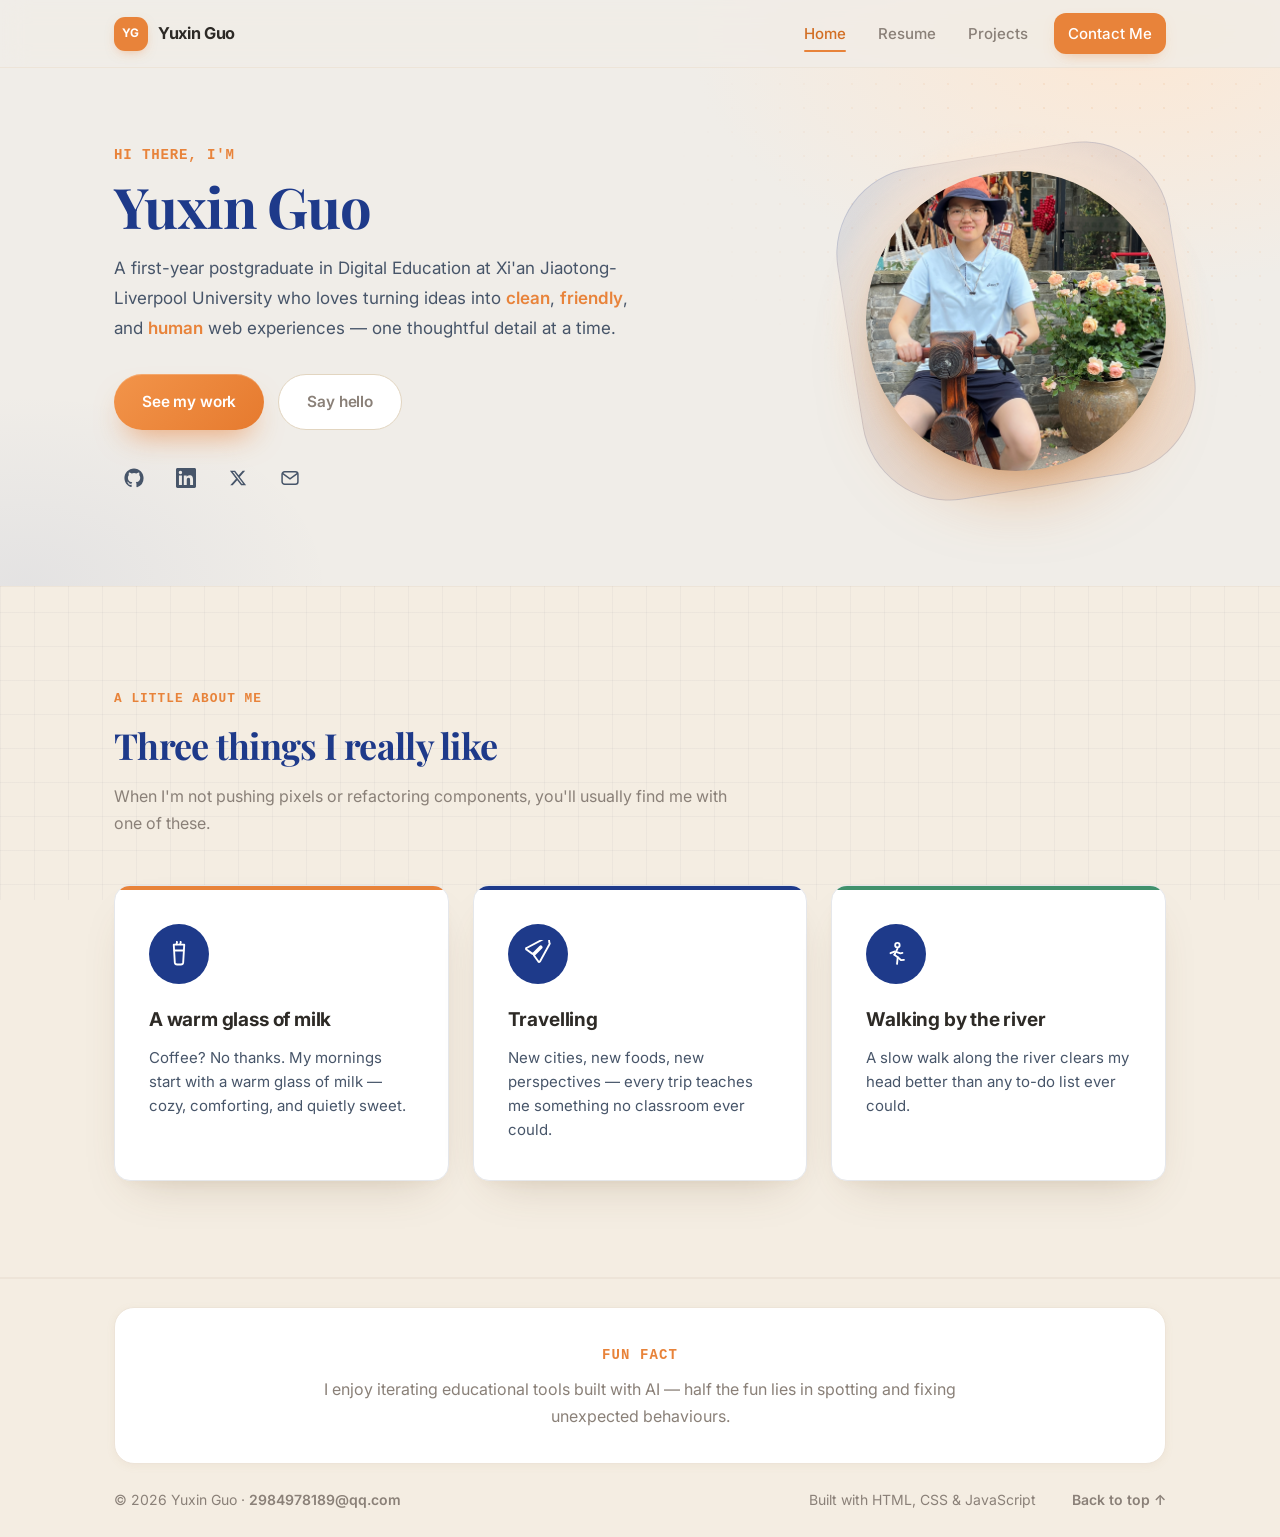
<file: index.html>
<!DOCTYPE html>
<html lang="en">
<head>
  <meta charset="UTF-8" />
  <meta name="viewport" content="width=device-width, initial-scale=1.0" />
  <title>Yuxin Guo — Frontend Developer</title>
  <meta name="description" content="Hi, I'm Yuxin Guo — a first-year postgraduate in Digital Education at XJTLU. Hometown Nanjing, studying in Suzhou, open to the world." />
  <meta name="author" content="Yuxin Guo" />

  <meta property="og:title" content="Yuxin Guo — Frontend Developer" />
  <meta property="og:description" content="Clean, friendly, and human web experiences." />
  <meta property="og:type" content="website" />

  <link rel="icon" href="data:image/svg+xml,%3Csvg xmlns='http://www.w3.org/2000/svg' viewBox='0 0 100 100'%3E%3Crect width='100' height='100' rx='24' fill='%23e07856'/%3E%3Ctext x='50' y='68' font-family='Arial,sans-serif' font-size='52' font-weight='bold' text-anchor='middle' fill='%23ffffff'%3EYG%3C/text%3E%3C/svg%3E" />
  <link rel="preconnect" href="https://fonts.googleapis.com" />
  <link rel="preconnect" href="https://fonts.gstatic.com" crossorigin />
  <link href="https://fonts.googleapis.com/css2?family=Inter:wght@400;500;600;700&family=Playfair+Display:wght@600;700;800&display=swap" rel="stylesheet" />
  <link rel="stylesheet" href="css/style.css" />
</head>
<body>

  <!-- ============ Header / Navigation ============ -->
  <header class="site-header" id="site-header">
    <div class="container nav-inner">
      <a href="index.html" class="logo" aria-label="Yuxin Guo — home">
        <span class="logo-mark" aria-hidden="true">YG</span>
        <span class="logo-text">Yuxin&nbsp;Guo</span>
      </a>

      <nav class="site-nav" id="site-nav" aria-label="Primary">
        <a href="index.html" class="nav-link is-active">Home</a>
        <a href="resume.html" class="nav-link">Resume</a>
        <a href="projects.html" class="nav-link">Projects</a>
        <a href="contact.html" class="nav-link nav-cta">Contact Me</a>
      </nav>

      <button class="nav-toggle" id="nav-toggle" aria-label="Toggle navigation menu" aria-expanded="false" aria-controls="site-nav">
        <span></span><span></span><span></span>
      </button>
    </div>
  </header>

  <main id="top">

    <!-- ============ Hero ============ -->
    <section class="home-hero">
      <div class="container home-hero-inner">
        <div class="hero-text">
          <p class="hero-eyebrow reveal">Hi there, I'm</p>
          <h1 class="hero-title reveal">Yuxin&nbsp;Guo</h1>
          <p class="hero-subtitle reveal">
            A first-year postgraduate in Digital Education at Xi'an Jiaotong-Liverpool University who
            loves turning ideas into <em>clean</em>, <em>friendly</em>, and <em>human</em> web experiences —
            one thoughtful detail at a time.
          </p>

          <div class="hero-actions reveal">
            <a href="projects.html" class="btn btn-primary">See my work</a>
            <a href="mailto:2984978189@qq.com" class="btn btn-ghost">Say hello</a>
          </div>

          <ul class="hero-socials reveal" aria-label="Social links">
            <li>
              <a href="https://github.com/" target="_blank" rel="noopener noreferrer" aria-label="GitHub">
                <svg viewBox="0 0 24 24" width="20" height="20" fill="currentColor" aria-hidden="true"><path d="M12 .5C5.65.5.5 5.65.5 12c0 5.08 3.29 9.39 7.86 10.91.58.11.79-.25.79-.55 0-.27-.01-1.17-.02-2.12-3.2.7-3.87-1.36-3.87-1.36-.52-1.33-1.28-1.68-1.28-1.68-1.05-.72.08-.7.08-.7 1.16.08 1.77 1.19 1.77 1.19 1.03 1.76 2.7 1.25 3.36.96.1-.75.4-1.25.73-1.54-2.55-.29-5.23-1.28-5.23-5.69 0-1.26.45-2.28 1.19-3.09-.12-.29-.52-1.46.11-3.05 0 0 .97-.31 3.18 1.18a11.1 11.1 0 0 1 5.8 0c2.2-1.49 3.17-1.18 3.17-1.18.63 1.59.23 2.76.12 3.05.74.81 1.18 1.83 1.18 3.09 0 4.42-2.69 5.39-5.25 5.68.41.36.78 1.06.78 2.14 0 1.55-.01 2.8-.01 3.18 0 .3.2.67.8.55A11.51 11.51 0 0 0 23.5 12C23.5 5.65 18.35.5 12 .5z"/></svg>
              </a>
            </li>
            <li>
              <a href="https://www.linkedin.com/" target="_blank" rel="noopener noreferrer" aria-label="LinkedIn">
                <svg viewBox="0 0 24 24" width="20" height="20" fill="currentColor" aria-hidden="true"><path d="M20.45 20.45h-3.56v-5.57c0-1.33-.02-3.04-1.85-3.04-1.85 0-2.14 1.45-2.14 2.94v5.67H9.34V9h3.42v1.56h.05c.48-.9 1.64-1.85 3.37-1.85 3.6 0 4.27 2.37 4.27 5.46v6.28zM5.34 7.43a2.07 2.07 0 1 1 0-4.14 2.07 2.07 0 0 1 0 4.14zM7.12 20.45H3.55V9h3.57v11.45zM22.22 0H1.77C.79 0 0 .77 0 1.73v20.54C0 23.23.79 24 1.77 24h20.45c.98 0 1.78-.77 1.78-1.73V1.73C24 .77 23.2 0 22.22 0z"/></svg>
              </a>
            </li>
            <li>
              <a href="https://x.com/" target="_blank" rel="noopener noreferrer" aria-label="X (Twitter)">
                <svg viewBox="0 0 24 24" width="18" height="18" fill="currentColor" aria-hidden="true"><path d="M18.24 2.25h3.31l-7.23 8.26 8.5 11.24h-6.66l-5.22-6.82-5.97 6.82H1.66l7.73-8.84L1.25 2.25h6.83l4.72 6.24 5.44-6.24zm-1.16 17.52h1.83L7.01 4.13H5.05l12.03 15.64z"/></svg>
              </a>
            </li>
            <li>
              <a href="mailto:2984978189@qq.com" aria-label="Email">
                <svg viewBox="0 0 24 24" width="20" height="20" fill="none" stroke="currentColor" stroke-width="1.8" aria-hidden="true"><rect x="2.5" y="4.5" width="19" height="15" rx="3"/><path d="m3 6.5 9 6.5 9-6.5"/></svg>
              </a>
            </li>
          </ul>
        </div>

        <div class="hero-visual reveal">
          <span class="hero-shape" aria-hidden="true"></span>
          <span class="hero-blob" aria-hidden="true"></span>
          <img
            class="headshot"
            src="images/headshot.jpg"
            alt="Portrait of Yuxin Guo"
            width="300"
            height="300"
            loading="eager"
          />
        </div>
      </div>
    </section>

    <!-- ============ Three things I like ============ -->
    <section class="section section-alt" id="likes">
      <div class="container">
        <header class="section-head reveal">
          <span class="eyebrow">A little about me</span>
          <h2>Three things I really like</h2>
          <p>When I'm not pushing pixels or refactoring components, you'll usually find me with one of these.</p>
        </header>

        <div class="likes-grid">
          <article class="like-card reveal">
            <div class="like-icon" aria-hidden="true">
              <svg viewBox="0 0 24 24" fill="none" stroke="currentColor" stroke-width="1.6" stroke-linecap="round" stroke-linejoin="round">
                <path d="M7.5 4h9l-.9 15.2a2 2 0 0 1-2 1.8h-3.2a2 2 0 0 1-2-1.8L7.5 4Z" />
                <path d="M8.2 9h7.6" />
                <path d="M10.2 1.6c.5.7-.6 1.1-.2 2" />
                <path d="M13.4 1.6c.5.7-.6 1.1-.2 2" />
              </svg>
            </div>
            <h3>A warm glass of milk</h3>
            <p>Coffee? No thanks. My mornings start with a warm glass of milk — cozy, comforting, and quietly sweet.</p>
          </article>

          <article class="like-card reveal">
            <div class="like-icon" aria-hidden="true">
              <svg viewBox="0 0 24 24" fill="none" stroke="currentColor" stroke-width="1.6" stroke-linecap="round" stroke-linejoin="round">
                <path d="M21.7 2.3a.75.75 0 0 1 .23 1.07l-8.25 15a.75.75 0 0 1-1.37.07l-3.72-5.22a.2.2 0 0 1 .03-.28l6.24-6.23a.75.75 0 0 0-1.04-1.08l-6.23 6.24a.2.2 0 0 1-.28.02L2.1 8.2a.75.75 0 0 1 .07-1.37l18-9.5a.75.75 0 0 1 1.06.24Z" />
              </svg>
            </div>
            <h3>Travelling</h3>
            <p>New cities, new foods, new perspectives — every trip teaches me something no classroom ever could.</p>
          </article>

          <article class="like-card reveal">
            <div class="like-icon" aria-hidden="true">
              <svg viewBox="0 0 24 24" fill="none" stroke="currentColor" stroke-width="1.6" stroke-linecap="round" stroke-linejoin="round">
                <circle cx="13.2" cy="4.4" r="1.9" />
                <path d="M13.2 7.6 10.6 12.6" />
                <path d="m10.6 9.9-3.3 1.4" />
                <path d="m12.7 10.3 3.1 1.1 1.7-.3" />
                <path d="m10.6 12.6 2.9 2.1-.6 5.8" />
                <path d="m13.5 14.7 2.9 2.6 2.4-.3" />
              </svg>
            </div>
            <h3>Walking by the river</h3>
            <p>A slow walk along the river clears my head better than any to-do list ever could.</p>
          </article>
        </div>
      </div>
    </section>
  </main>

  <!-- ============ Footer ============ -->
  <footer class="site-footer">
    <div class="container">
      <div class="fun-fact reveal">
        <span class="ff-label">Fun fact</span>
        <p>I enjoy iterating educational tools built with AI — half the fun lies in spotting and fixing unexpected behaviours.</p>
      </div>
      <div class="footer-inner">
        <p>© <span id="year">2026</span> Yuxin Guo · <a class="footer-email" href="mailto:2984978189@qq.com">2984978189@qq.com</a></p>
        <p class="footer-note">Built with HTML, CSS &amp; JavaScript</p>
        <a href="#top" class="to-top">Back to top ↑</a>
      </div>
    </div>
  </footer>

  <script src="js/main.js" defer></script>
</body>
</html>
</file>
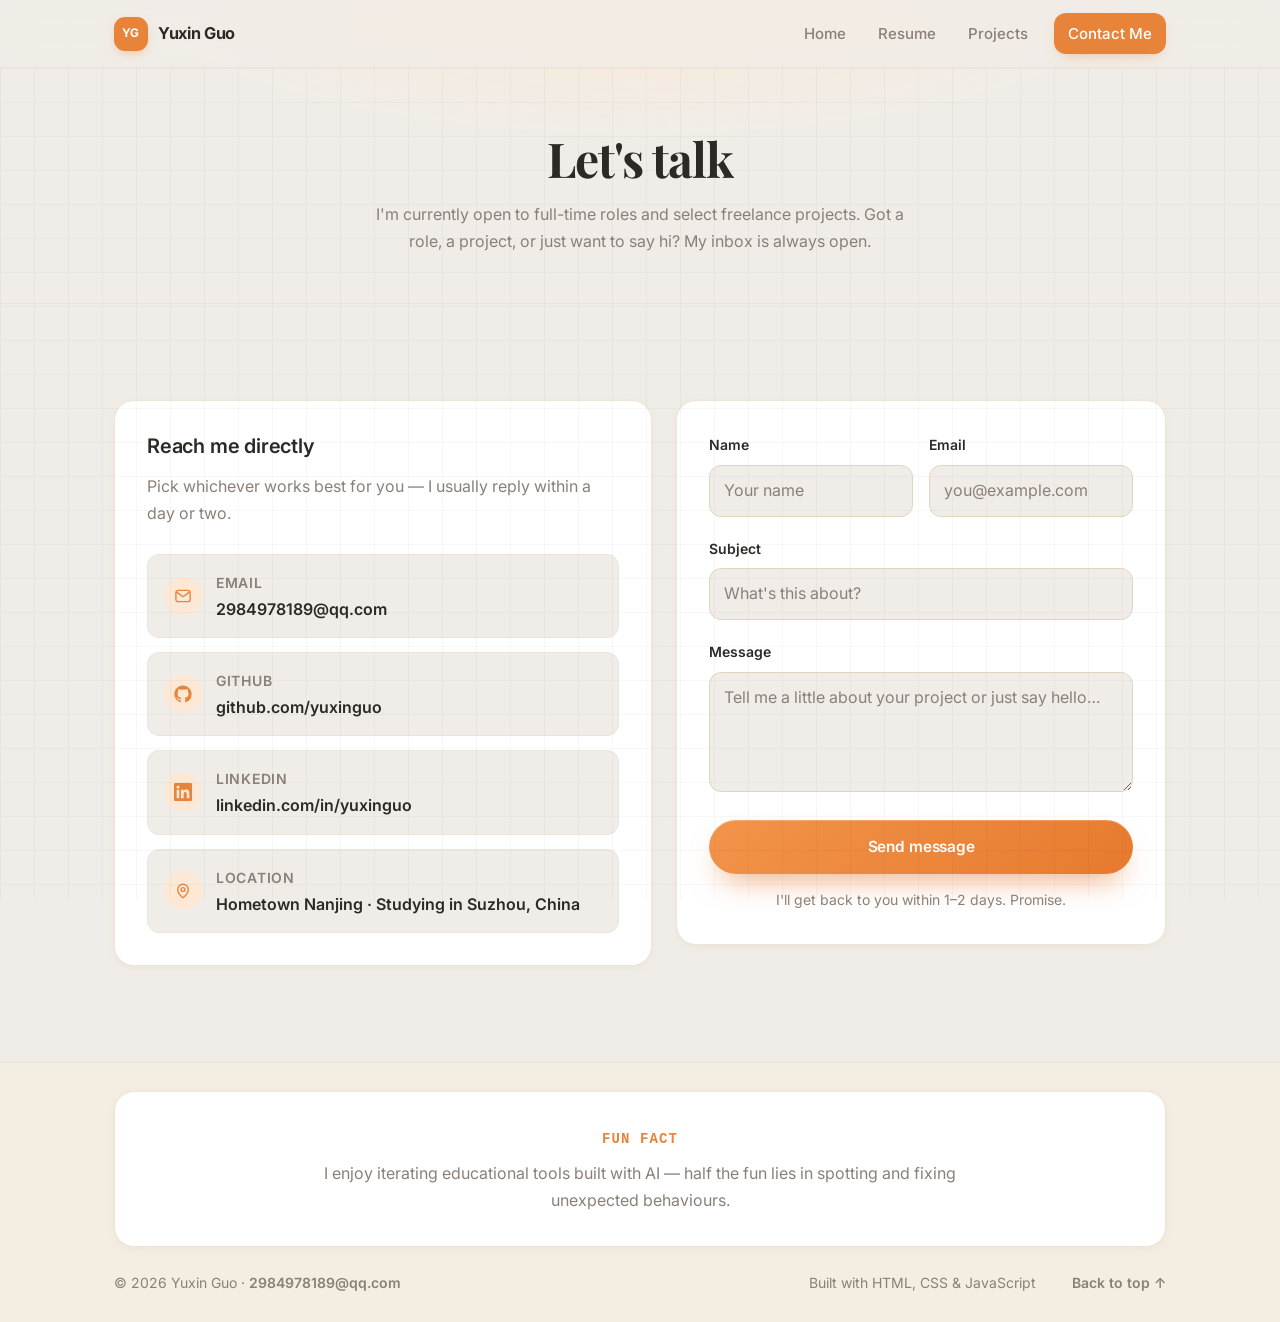
<file: contact.html>
<!DOCTYPE html>
<html lang="en">
<head>
  <meta charset="UTF-8" />
  <meta name="viewport" content="width=device-width, initial-scale=1.0" />
  <title>Contact Me — Yuxin Guo</title>
  <meta name="description" content="Get in touch with Yuxin Guo — open to full-time roles, freelance projects, and friendly hellos." />
  <meta name="author" content="Yuxin Guo" />

  <link rel="icon" href="data:image/svg+xml,%3Csvg xmlns='http://www.w3.org/2000/svg' viewBox='0 0 100 100'%3E%3Crect width='100' height='100' rx='24' fill='%23e07856'/%3E%3Ctext x='50' y='68' font-family='Arial,sans-serif' font-size='52' font-weight='bold' text-anchor='middle' fill='%23ffffff'%3EYG%3C/text%3E%3C/svg%3E" />
  <link rel="preconnect" href="https://fonts.googleapis.com" />
  <link rel="preconnect" href="https://fonts.gstatic.com" crossorigin />
  <link href="https://fonts.googleapis.com/css2?family=Inter:wght@400;500;600;700&family=Playfair+Display:wght@600;700;800&display=swap" rel="stylesheet" />
  <link rel="stylesheet" href="css/style.css" />
</head>
<body>

  <!-- ============ Header / Navigation ============ -->
  <header class="site-header" id="site-header">
    <div class="container nav-inner">
      <a href="index.html" class="logo" aria-label="Yuxin Guo — home">
        <span class="logo-mark" aria-hidden="true">YG</span>
        <span class="logo-text">Yuxin&nbsp;Guo</span>
      </a>

      <nav class="site-nav" id="site-nav" aria-label="Primary">
        <a href="index.html" class="nav-link">Home</a>
        <a href="resume.html" class="nav-link">Resume</a>
        <a href="projects.html" class="nav-link">Projects</a>
        <a href="contact.html" class="nav-link nav-cta is-active">Contact Me</a>
      </nav>

      <button class="nav-toggle" id="nav-toggle" aria-label="Toggle navigation menu" aria-expanded="false" aria-controls="site-nav">
        <span></span><span></span><span></span>
      </button>
    </div>
  </header>

  <main id="top">

    <!-- ============ Page hero ============ -->
    <section class="page-hero">
      <div class="container">
        <h1>Let's talk</h1>
        <p>I'm currently open to full-time roles and select freelance projects. Got a role, a project, or just want to say hi? My inbox is always open.</p>
      </div>
    </section>

    <!-- ============ Contact ============ -->
    <section class="section" id="contact">
      <div class="container contact-grid">

        <!-- Left: direct channels -->
        <div class="contact-card reveal">
          <h2>Reach me directly</h2>
          <p>Pick whichever works best for you — I usually reply within a day or two.</p>

          <ul class="contact-list">
            <li>
              <span class="ic" aria-hidden="true">
                <svg viewBox="0 0 24 24" width="18" height="18" fill="none" stroke="currentColor" stroke-width="1.8"><rect x="2.5" y="4.5" width="19" height="15" rx="3"/><path d="m3 6.5 9 6.5 9-6.5"/></svg>
              </span>
              <span>
                <span class="lbl">Email</span><br />
                <a class="val" href="mailto:2984978189@qq.com">2984978189@qq.com</a>
              </span>
            </li>
            <li>
              <span class="ic" aria-hidden="true">
                <svg viewBox="0 0 24 24" width="18" height="18" fill="currentColor"><path d="M12 .5C5.65.5.5 5.65.5 12c0 5.08 3.29 9.39 7.86 10.91.58.11.79-.25.79-.55 0-.27-.01-1.17-.02-2.12-3.2.7-3.87-1.36-3.87-1.36-.52-1.33-1.28-1.68-1.28-1.68-1.05-.72.08-.7.08-.7 1.16.08 1.77 1.19 1.77 1.19 1.03 1.76 2.7 1.25 3.36.96.1-.75.4-1.25.73-1.54-2.55-.29-5.23-1.28-5.23-5.69 0-1.26.45-2.28 1.19-3.09-.12-.29-.52-1.46.11-3.05 0 0 .97-.31 3.18 1.18a11.1 11.1 0 0 1 5.8 0c2.2-1.49 3.17-1.18 3.17-1.18.63 1.59.23 2.76.12 3.05.74.81 1.18 1.83 1.18 3.09 0 4.42-2.69 5.39-5.25 5.68.41.36.78 1.06.78 2.14 0 1.55-.01 2.8-.01 3.18 0 .3.2.67.8.55A11.51 11.51 0 0 0 23.5 12C23.5 5.65 18.35.5 12 .5z"/></svg>
              </span>
              <span>
                <span class="lbl">GitHub</span><br />
                <a class="val" href="https://github.com/" target="_blank" rel="noopener noreferrer">github.com/yuxinguo</a>
              </span>
            </li>
            <li>
              <span class="ic" aria-hidden="true">
                <svg viewBox="0 0 24 24" width="18" height="18" fill="currentColor"><path d="M20.45 20.45h-3.56v-5.57c0-1.33-.02-3.04-1.85-3.04-1.85 0-2.14 1.45-2.14 2.94v5.67H9.34V9h3.42v1.56h.05c.48-.9 1.64-1.85 3.37-1.85 3.6 0 4.27 2.37 4.27 5.46v6.28zM5.34 7.43a2.07 2.07 0 1 1 0-4.14 2.07 2.07 0 0 1 0 4.14zM7.12 20.45H3.55V9h3.57v11.45zM22.22 0H1.77C.79 0 0 .77 0 1.73v20.54C0 23.23.79 24 1.77 24h20.45c.98 0 1.78-.77 1.78-1.73V1.73C24 .77 23.2 0 22.22 0z"/></svg>
              </span>
              <span>
                <span class="lbl">LinkedIn</span><br />
                <a class="val" href="https://www.linkedin.com/" target="_blank" rel="noopener noreferrer">linkedin.com/in/yuxinguo</a>
              </span>
            </li>
            <li>
              <span class="ic" aria-hidden="true">
                <svg viewBox="0 0 24 24" width="18" height="18" fill="none" stroke="currentColor" stroke-width="1.8"><path d="M12 21s-7-5.2-7-11a7 7 0 1 1 14 0c0 5.8-7 11-7 11z"/><circle cx="12" cy="10" r="2.5"/></svg>
              </span>
              <span>
                <span class="lbl">Location</span><br />
                <span class="val">Hometown Nanjing · Studying in Suzhou, China</span>
              </span>
            </li>
          </ul>
        </div>

        <!-- Right: contact form -->
        <form class="form-card reveal" id="contact-form" novalidate>
          <div class="form-row">
            <div class="form-group">
              <label for="name">Name</label>
              <input class="form-control" type="text" id="name" name="name" placeholder="Your name" required />
            </div>
            <div class="form-group">
              <label for="email">Email</label>
              <input class="form-control" type="email" id="email" name="email" placeholder="you@example.com" required />
            </div>
          </div>
          <div class="form-group">
            <label for="subject">Subject</label>
            <input class="form-control" type="text" id="subject" name="subject" placeholder="What's this about?" />
          </div>
          <div class="form-group">
            <label for="message">Message</label>
            <textarea class="form-control" id="message" name="message" placeholder="Tell me a little about your project or just say hello…" required></textarea>
          </div>
          <button type="submit" class="btn btn-primary" style="width:100%;">Send message</button>
          <p class="form-note" id="form-note">I'll get back to you within 1–2 days. Promise.</p>
        </form>
      </div>
    </section>
  </main>

  <!-- ============ Footer ============ -->
  <footer class="site-footer">
    <div class="container">
      <div class="fun-fact reveal">
        <span class="ff-label">Fun fact</span>
        <p>I enjoy iterating educational tools built with AI — half the fun lies in spotting and fixing unexpected behaviours.</p>
      </div>
      <div class="footer-inner">
        <p>© <span id="year">2026</span> Yuxin Guo · <a class="footer-email" href="mailto:2984978189@qq.com">2984978189@qq.com</a></p>
        <p class="footer-note">Built with HTML, CSS &amp; JavaScript</p>
        <a href="#top" class="to-top">Back to top ↑</a>
      </div>
    </div>
  </footer>

  <script src="js/main.js" defer></script>
</body>
</html>
</file>
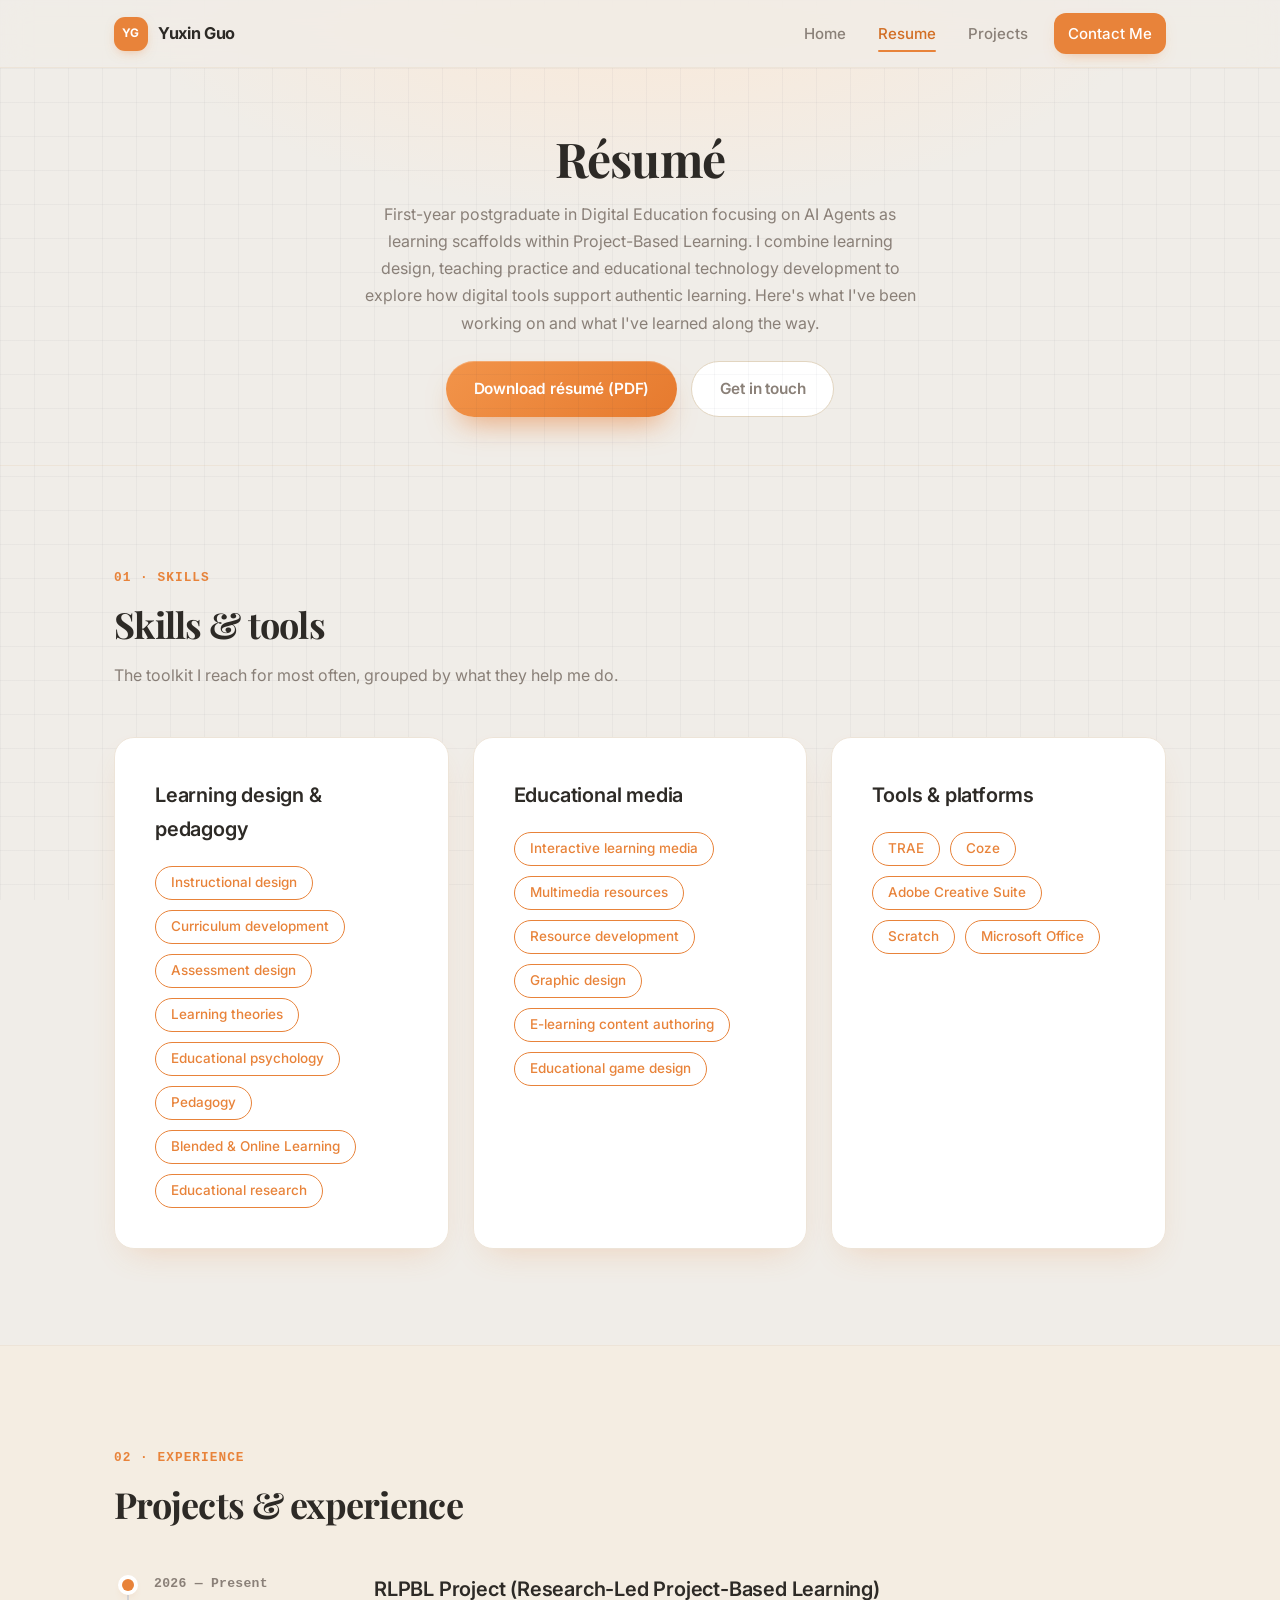
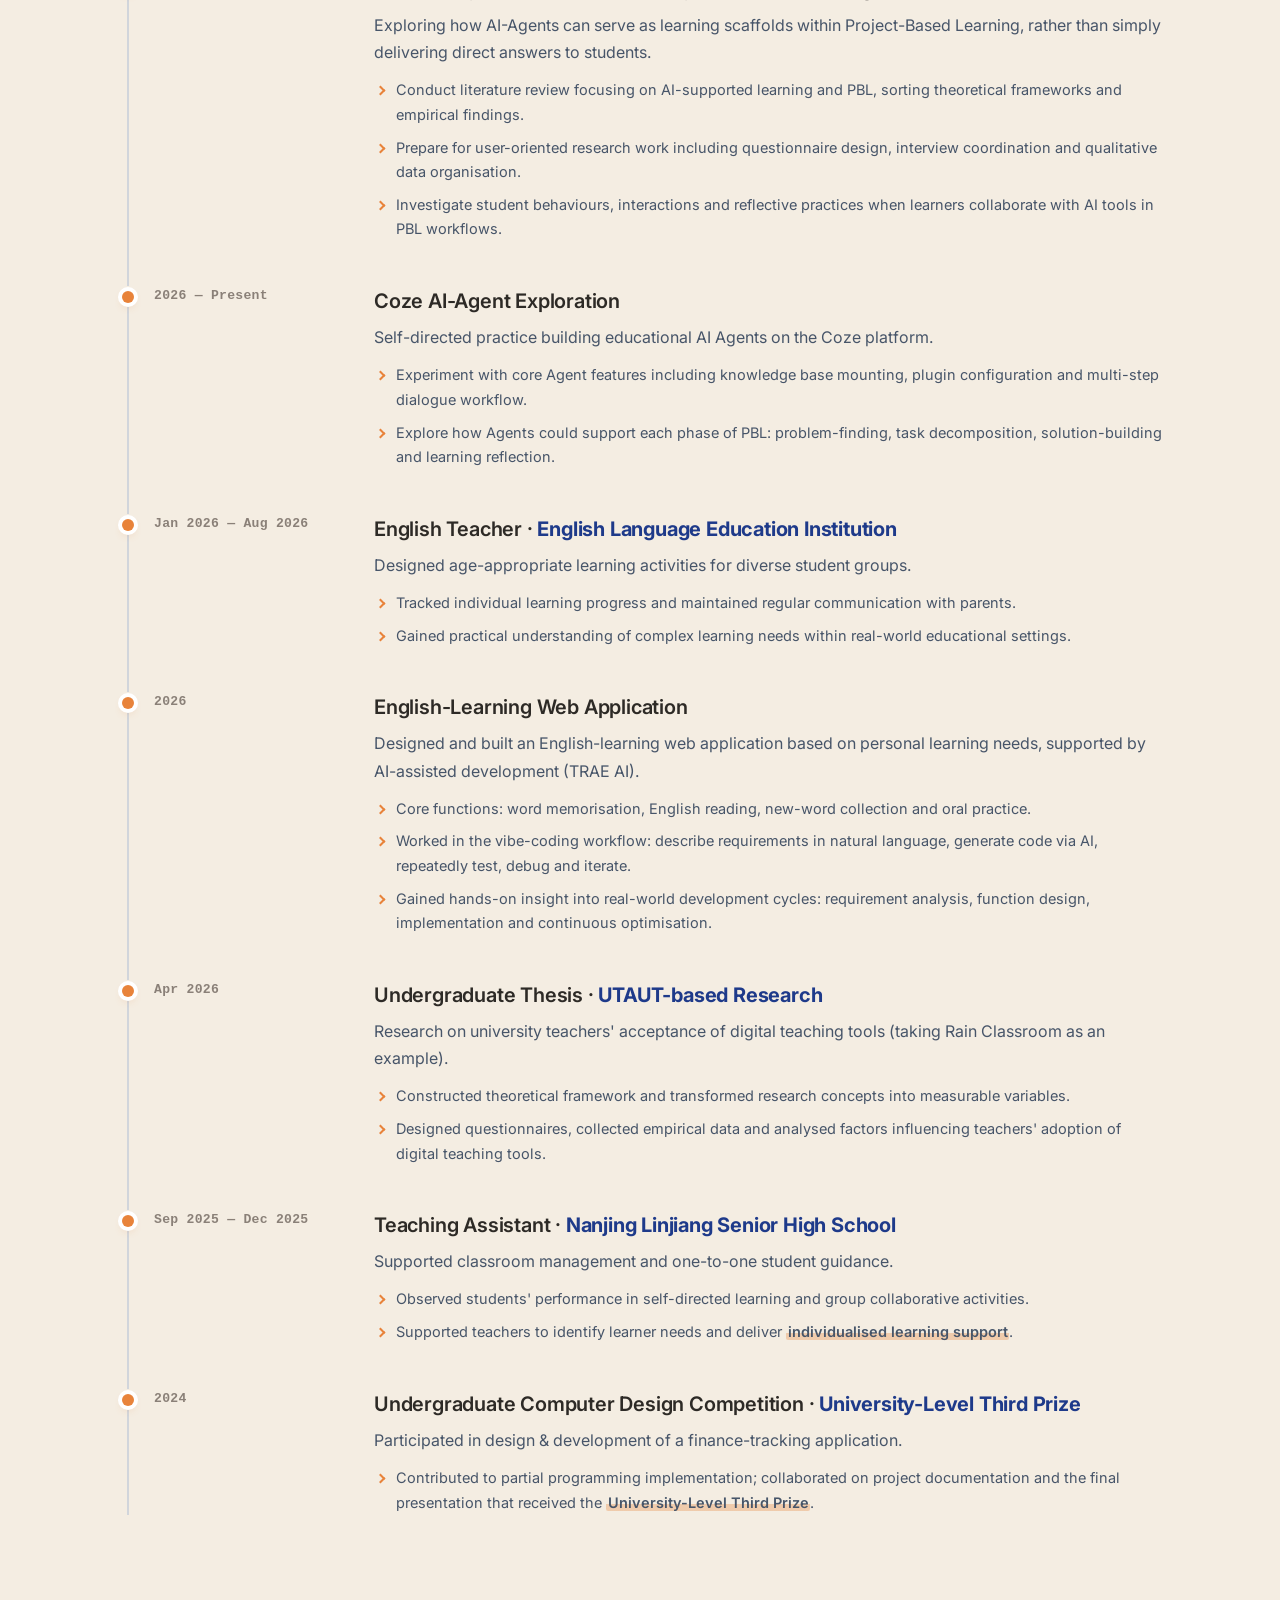
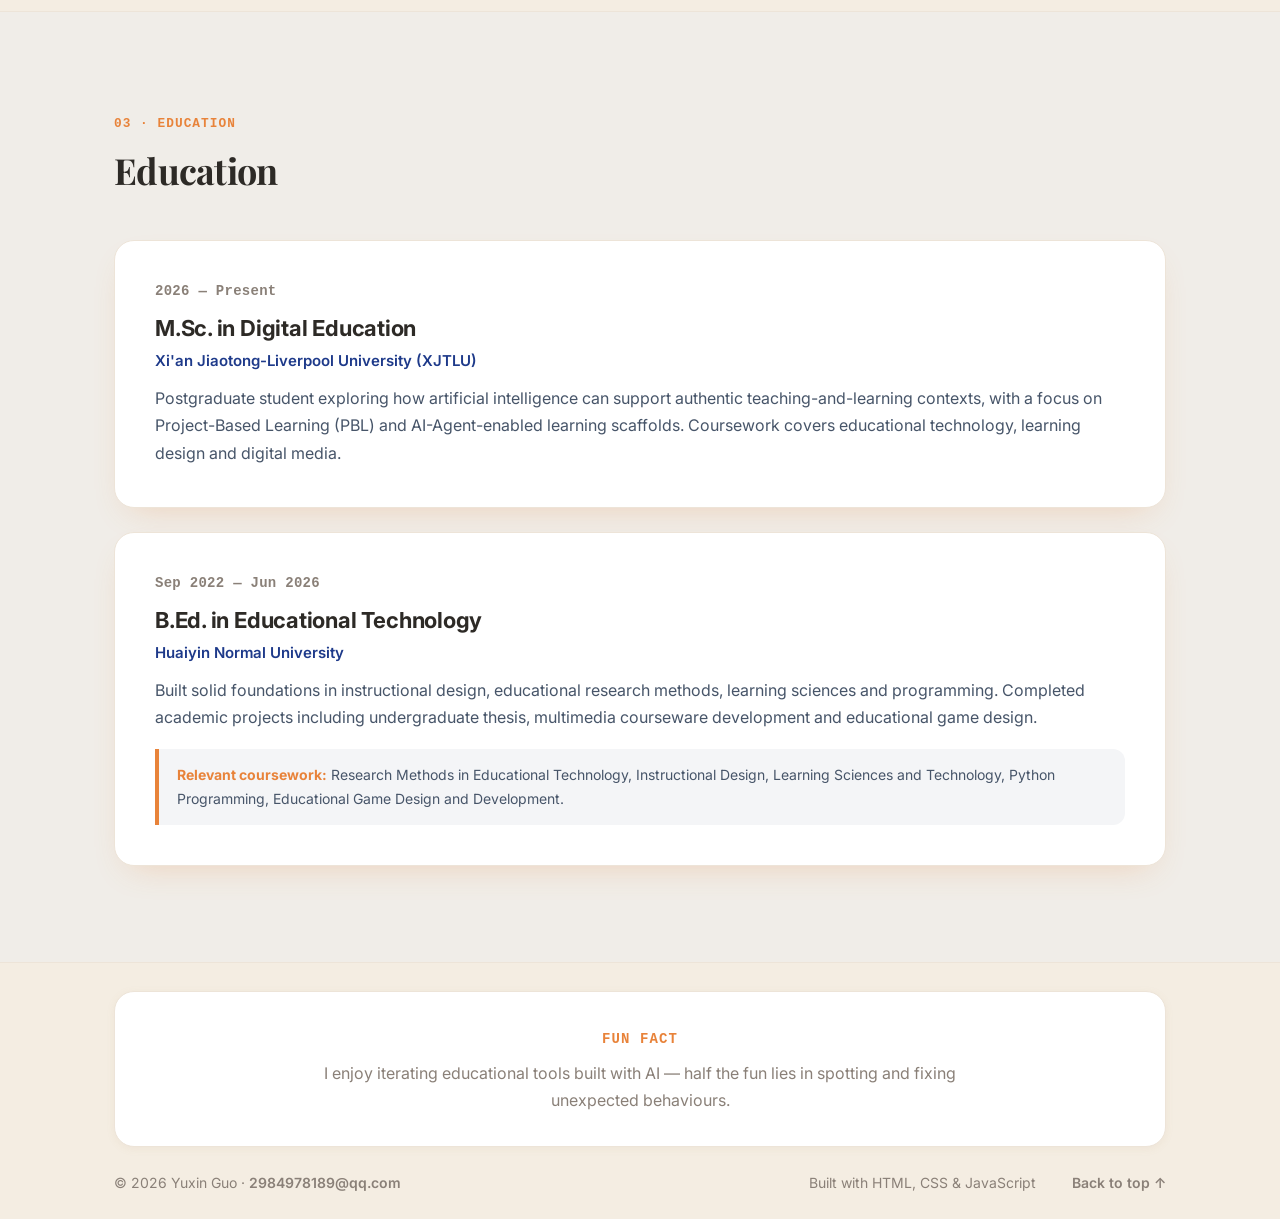
<file: resume.html>
<!DOCTYPE html>
<html lang="en">
<head>
  <meta charset="UTF-8" />
  <meta name="viewport" content="width=device-width, initial-scale=1.0" />
  <title>Resume — Yuxin Guo</title>
  <meta name="description" content="The resume of Yuxin Guo — first-year postgraduate in Digital Education exploring how technology can shape learning and teaching." />
  <meta name="author" content="Yuxin Guo" />

  <link rel="icon" href="data:image/svg+xml,%3Csvg xmlns='http://www.w3.org/2000/svg' viewBox='0 0 100 100'%3E%3Crect width='100' height='100' rx='24' fill='%23e07856'/%3E%3Ctext x='50' y='68' font-family='Arial,sans-serif' font-size='52' font-weight='bold' text-anchor='middle' fill='%23ffffff'%3EYG%3C/text%3E%3C/svg%3E" />
  <link rel="preconnect" href="https://fonts.googleapis.com" />
  <link rel="preconnect" href="https://fonts.gstatic.com" crossorigin />
  <link href="https://fonts.googleapis.com/css2?family=Inter:wght@400;500;600;700&family=Playfair+Display:wght@600;700;800&display=swap" rel="stylesheet" />
  <link rel="stylesheet" href="css/style.css" />
</head>
<body>

  <!-- ============ Header / Navigation ============ -->
  <header class="site-header" id="site-header">
    <div class="container nav-inner">
      <a href="index.html" class="logo" aria-label="Yuxin Guo — home">
        <span class="logo-mark" aria-hidden="true">YG</span>
        <span class="logo-text">Yuxin&nbsp;Guo</span>
      </a>

      <nav class="site-nav" id="site-nav" aria-label="Primary">
        <a href="index.html" class="nav-link">Home</a>
        <a href="resume.html" class="nav-link is-active">Resume</a>
        <a href="projects.html" class="nav-link">Projects</a>
        <a href="contact.html" class="nav-link nav-cta">Contact Me</a>
      </nav>

      <button class="nav-toggle" id="nav-toggle" aria-label="Toggle navigation menu" aria-expanded="false" aria-controls="site-nav">
        <span></span><span></span><span></span>
      </button>
    </div>
  </header>

  <main id="top">

    <!-- ============ Page hero ============ -->
    <section class="page-hero">
      <div class="container">
        <h1>Résumé</h1>
        <p>First-year postgraduate in Digital Education focusing on AI Agents as learning scaffolds within Project-Based Learning. I combine learning design, teaching practice and educational technology development to explore how digital tools support authentic learning. Here's what I've been working on and what I've learned along the way.</p>
        <div class="hero-actions" style="justify-content:center;margin-top:24px;">
          <a href="#" id="resume-print-btn" class="btn btn-primary">Download résumé (PDF)</a>
          <a href="mailto:2984978189@qq.com" class="btn btn-ghost">Get in touch</a>
        </div>
      </div>
    </section>

    <!-- ============ Skills ============ -->
    <section class="section" id="skills">
      <div class="container">
        <header class="section-head reveal">
          <span class="eyebrow">01 · Skills</span>
          <h2>Skills &amp; tools</h2>
          <p>The toolkit I reach for most often, grouped by what they help me do.</p>
        </header>

        <div class="skills-grid">
          <article class="skill-card reveal">
            <h3>Learning design &amp; pedagogy</h3>
            <ul class="tag-list">
              <li>Instructional design</li><li>Curriculum development</li><li>Assessment design</li><li>Learning theories</li><li>Educational psychology</li>
              <li>Pedagogy</li><li>Blended &amp; Online Learning</li><li>Educational research</li>
            </ul>
          </article>
          <article class="skill-card reveal">
            <h3>Educational media</h3>
            <ul class="tag-list">
              <li>Interactive learning media</li><li>Multimedia resources</li><li>Resource development</li><li>Graphic design</li>
              <li>E-learning content authoring</li><li>Educational game design</li>
            </ul>
          </article>
          <article class="skill-card reveal">
            <h3>Tools &amp; platforms</h3>
            <ul class="tag-list">
              <li>TRAE</li><li>Coze</li><li>Adobe Creative Suite</li><li>Scratch</li><li>Microsoft Office</li>
            </ul>
          </article>
        </div>
      </div>
    </section>

    <!-- ============ Experience ============ -->
    <section class="section section-alt" id="experience">
      <div class="container">
        <header class="section-head reveal">
          <span class="eyebrow">02 · Experience</span>
          <h2>Projects &amp; experience</h2>
        </header>

        <ol class="timeline">
          <li class="timeline-item reveal">
            <div class="timeline-meta">
              <span class="timeline-period">2026 — Present</span>
            </div>
            <div class="timeline-body">
              <h3>RLPBL Project (Research-Led Project-Based Learning)</h3>
              <p>Exploring how AI-Agents can serve as learning scaffolds within Project-Based Learning, rather than simply delivering direct answers to students.</p>
              <ul>
                <li>Conduct literature review focusing on AI-supported learning and PBL, sorting theoretical frameworks and empirical findings.</li>
                <li>Prepare for user-oriented research work including questionnaire design, interview coordination and qualitative data organisation.</li>
                <li>Investigate student behaviours, interactions and reflective practices when learners collaborate with AI tools in PBL workflows.</li>
              </ul>
            </div>
          </li>

          <li class="timeline-item reveal">
            <div class="timeline-meta">
              <span class="timeline-period">2026 — Present</span>
            </div>
            <div class="timeline-body">
              <h3>Coze AI-Agent Exploration</h3>
              <p>Self-directed practice building educational AI Agents on the Coze platform.</p>
              <ul>
                <li>Experiment with core Agent features including knowledge base mounting, plugin configuration and multi-step dialogue workflow.</li>
                <li>Explore how Agents could support each phase of PBL: problem-finding, task decomposition, solution-building and learning reflection.</li>
              </ul>
            </div>
          </li>

          <li class="timeline-item reveal">
            <div class="timeline-meta">
              <span class="timeline-period">Jan 2026 — Aug 2026</span>
            </div>
            <div class="timeline-body">
              <h3>English Teacher · <span class="company">English Language Education Institution</span></h3>
              <p>Designed age-appropriate learning activities for diverse student groups.</p>
              <ul>
                <li>Tracked individual learning progress and maintained regular communication with parents.</li>
                <li>Gained practical understanding of complex learning needs within real-world educational settings.</li>
              </ul>
            </div>
          </li>

          <li class="timeline-item reveal">
            <div class="timeline-meta">
              <span class="timeline-period">2026</span>
            </div>
            <div class="timeline-body">
              <h3>English-Learning Web Application</h3>
              <p>Designed and built an English-learning web application based on personal learning needs, supported by AI-assisted development (TRAE AI).</p>
              <ul>
                <li>Core functions: word memorisation, English reading, new-word collection and oral practice.</li>
                <li>Worked in the vibe-coding workflow: describe requirements in natural language, generate code via AI, repeatedly test, debug and iterate.</li>
                <li>Gained hands-on insight into real-world development cycles: requirement analysis, function design, implementation and continuous optimisation.</li>
              </ul>
            </div>
          </li>

          <li class="timeline-item reveal">
            <div class="timeline-meta">
              <span class="timeline-period">Apr 2026</span>
            </div>
            <div class="timeline-body">
              <h3>Undergraduate Thesis · <span class="company">UTAUT-based Research</span></h3>
              <p>Research on university teachers' acceptance of digital teaching tools (taking Rain Classroom as an example).</p>
              <ul>
                <li>Constructed theoretical framework and transformed research concepts into measurable variables.</li>
                <li>Designed questionnaires, collected empirical data and analysed factors influencing teachers' adoption of digital teaching tools.</li>
              </ul>
            </div>
          </li>

          <li class="timeline-item reveal">
            <div class="timeline-meta">
              <span class="timeline-period">Sep 2025 — Dec 2025</span>
            </div>
            <div class="timeline-body">
              <h3>Teaching Assistant · <span class="company">Nanjing Linjiang Senior High School</span></h3>
              <p>Supported classroom management and one-to-one student guidance.</p>
              <ul>
                <li>Observed students' performance in self-directed learning and group collaborative activities.</li>
                <li>Supported teachers to identify learner needs and deliver <mark class="marker">individualised learning support</mark>.</li>
              </ul>
            </div>
          </li>

          <li class="timeline-item reveal">
            <div class="timeline-meta">
              <span class="timeline-period">2024</span>
            </div>
            <div class="timeline-body">
              <h3>Undergraduate Computer Design Competition · <span class="company">University-Level Third Prize</span></h3>
              <p>Participated in design &amp; development of a finance-tracking application.</p>
              <ul>
                <li>Contributed to partial programming implementation; collaborated on project documentation and the final presentation that received the <mark class="marker">University-Level Third Prize</mark>.</li>
              </ul>
            </div>
          </li>
        </ol>
      </div>
    </section>

    <!-- ============ Education ============ -->
    <section class="section" id="education">
      <div class="container">
        <header class="section-head reveal">
          <span class="eyebrow">03 · Education</span>
          <h2>Education</h2>
        </header>

        <div class="edu-list">
          <div class="edu-item reveal">
            <span class="edu-period">2026 — Present</span>
            <div class="edu-body">
              <h3 class="edu-degree">M.Sc. in Digital Education</h3>
              <p class="edu-school">Xi'an Jiaotong-Liverpool University (XJTLU)</p>
              <p>Postgraduate student exploring how artificial intelligence can support authentic teaching-and-learning contexts, with a focus on Project-Based Learning (PBL) and AI-Agent-enabled learning scaffolds. Coursework covers educational technology, learning design and digital media.</p>
            </div>
          </div>
          <div class="edu-item reveal">
            <span class="edu-period">Sep 2022 — Jun 2026</span>
            <div class="edu-body">
              <h3 class="edu-degree">B.Ed. in Educational Technology</h3>
              <p class="edu-school">Huaiyin Normal University</p>
              <p>Built solid foundations in instructional design, educational research methods, learning sciences and programming. Completed academic projects including undergraduate thesis, multimedia courseware development and educational game design.</p>
              <p class="edu-coursework"><strong>Relevant coursework:</strong> Research Methods in Educational Technology, Instructional Design, Learning Sciences and Technology, Python Programming, Educational Game Design and Development.</p>
            </div>
          </div>
        </div>
      </div>
    </section>
  </main>

  <!-- ============ Footer ============ -->
  <footer class="site-footer">
    <div class="container">
      <div class="fun-fact reveal">
        <span class="ff-label">Fun fact</span>
        <p>I enjoy iterating educational tools built with AI — half the fun lies in spotting and fixing unexpected behaviours.</p>
      </div>
      <div class="footer-inner">
        <p>© <span id="year">2026</span> Yuxin Guo · <a class="footer-email" href="mailto:2984978189@qq.com">2984978189@qq.com</a></p>
        <p class="footer-note">Built with HTML, CSS &amp; JavaScript</p>
        <a href="#top" class="to-top">Back to top ↑</a>
      </div>
    </div>
  </footer>

  <script src="js/main.js?v=20261009b" defer></script>
</body>
</html>
</file>
<file: css/style.css>
/* ============================================================
   Alex Chen — Personal Website
   Warm, friendly, multi-page theme · pure CSS · no dependencies
   ============================================================ */

/* ---------- Design tokens (single source of truth) ---------- */
:root {
  /* Surfaces */
  --bg: #f0ede8;            /* page background, warm cream */
  --bg-alt: #f4ede2;        /* slightly deeper cream for alt sections */
  --card-bg: #ffffff;       /* card white */

  /* Text */
  --text-primary: #2d2a26;  /* headings, dark warm black */
  --text-secondary: #8a8078; /* captions / muted text */
  --text-body: #475569;     /* readable slate for body copy */
  --text-dark: #3a352f;     /* darker neutral for lead paragraphs */

  /* Type families */
  --font-serif: "Playfair Display", Georgia, "Times New Roman", serif;
  --font-sans: "Inter", -apple-system, BlinkMacSystemFont, "Segoe UI", Roboto,
    "Helvetica Neue", Arial, "PingFang SC", "Hiragino Sans GB", "Microsoft YaHei", sans-serif;

  /* Accent */
  --accent: #e8833a;        /* primary orange */
  --accent-hover: #d26e24;  /* darker orange for hover */
  --accent-light: #fce8d5;  /* soft orange tint */
  --navy: #1e3a8a;          /* secondary accent for headings / icons */
  --green: #40916c;         /* tertiary accent for decorative variety */

  /* Borders */
  --border: #ede4d8;        /* hairline border */
  --border-strong: #e2d5c0;
  --hairline: #e5e7eb;      /* cool gray card border */
  --timeline-line: #d1d5db; /* neutral gray vertical line */
  --soft-gray: #f4f5f7;     /* light gray inset block background */

  /* Radius */
  --radius-card: 20px;
  --radius-md: 16px;
  --radius-tag: 999px;
  --radius-sm: 12px;

  /* Shadows */
  --shadow-sm: 0 2px 8px rgba(180, 140, 90, 0.08);
  --shadow-md: 0 8px 24px rgba(180, 140, 90, 0.12);
  /* Soft orange-tinted depth / float shadows */
  --shadow-soft: 0 14px 34px -16px rgba(232, 131, 58, 0.30);
  --shadow-deep: 0 20px 44px -22px rgba(110, 78, 42, 0.26),
    0 6px 16px -10px rgba(180, 140, 90, 0.18);
  --shadow-float: 0 26px 50px -22px rgba(232, 131, 58, 0.42);
  --shadow-btn: 0 14px 28px -12px rgba(232, 131, 58, 0.60);

  /* Motion */
  --transition: all 0.3s cubic-bezier(0.4, 0, 0.2, 1);
  --ease: cubic-bezier(0.4, 0, 0.2, 1);

  /* Layout / spacing scale */
  --container: 1100px;
  --header-h: 68px;
  --section-pad: 96px;
  --card-pad: 32px;
  --gap-card: 24px;

  /* Semantic status colors (to-do priority indicators only) */
  --amber: #e3a857;
  --amber-soft: #fbe9cf;
  --sage: #7aa67a;
  --sage-soft: #e8f0e2;

  /* ---- Legacy aliases: map old names onto the new system ---- */
  --surface: var(--card-bg);
  --text: var(--text-secondary);
  --text-strong: var(--text-primary);
  --text-muted: var(--text-secondary);
  --text-faint: var(--text-secondary);
  --accent-soft: var(--accent-light);
  --radius: var(--radius-card);
  --radius-lg: var(--radius-card);
  --shadow-card: var(--shadow-sm);
  --shadow-card-hover: var(--shadow-md);
}

/* ---------- Reset / base ---------- */
*,
*::before,
*::after {
  box-sizing: border-box;
}

* {
  margin: 0;
}

html {
  scroll-behavior: smooth;
  scroll-padding-top: calc(var(--header-h) + 16px);
  -webkit-text-size-adjust: 100%;
}

body {
  font-family: var(--font-sans);
  font-size: 16px;
  line-height: 1.7;
  color: var(--text-body);
  background: var(--bg);
  -webkit-font-smoothing: antialiased;
  -moz-osx-font-smoothing: grayscale;
  text-rendering: optimizeLegibility;
}

/* Barely-there global grid texture (~3.5%) for subtle depth */
body::before {
  content: "";
  position: fixed;
  inset: 0;
  z-index: 0;
  pointer-events: none;
  background-image:
    linear-gradient(rgba(30, 42, 68, 0.035) 1px, transparent 1px),
    linear-gradient(90deg, rgba(30, 42, 68, 0.035) 1px, transparent 1px);
  background-size: 34px 34px;
}

img,
svg {
  display: block;
  max-width: 100%;
}

a {
  color: inherit;
  text-decoration: none;
}

ul,
ol {
  padding: 0;
  list-style: none;
}

button {
  font: inherit;
  cursor: pointer;
  border: none;
  background: none;
  color: inherit;
}

input,
textarea {
  font: inherit;
  color: inherit;
}

:focus-visible {
  outline: 2px solid var(--accent);
  outline-offset: 3px;
  border-radius: 4px;
}

::selection {
  background: var(--accent-light);
  color: var(--text-primary);
}

/* ---------- Layout helpers ---------- */
.container {
  width: 100%;
  max-width: var(--container);
  margin: 0 auto;
  padding: 0 24px;
}

.section {
  padding: var(--section-pad) 0;
}

.section-alt {
  background: var(--bg-alt);
  border-top: 1px solid var(--border);
  border-bottom: 1px solid var(--border);
}

.section-head {
  margin-bottom: 48px;
}

.section-head h2 {
  font-family: var(--font-serif);
  font-size: 36px;
  font-weight: 700;
  letter-spacing: -0.02em;
  color: var(--text-primary);
  line-height: 1.2;
}

.section-head p,
.section-lead {
  margin-top: 16px;
  color: var(--text-secondary);
  max-width: 640px;
  font-size: 16px;
  line-height: 1.7;
}

.eyebrow {
  display: inline-block;
  font-family: ui-monospace, "SF Mono", Menlo, Consolas, monospace;
  font-size: 0.8rem;
  font-weight: 600;
  letter-spacing: 0.08em;
  text-transform: uppercase;
  color: var(--accent);
  margin-bottom: 14px;
}

/* ---------- Page hero (sub-pages) ---------- */
.page-hero {
  padding: calc(var(--header-h) + 64px) 0 48px;
  background:
    radial-gradient(ellipse 60% 80% at 50% -10%, var(--accent-soft), transparent 70%),
    var(--bg);
  border-bottom: 1px solid var(--border);
  text-align: center;
}

.page-hero h1 {
  font-family: var(--font-serif);
  font-size: 48px;
  font-weight: 700;
  letter-spacing: -0.02em;
  color: var(--text-primary);
  line-height: 1.1;
}

.page-hero p {
  margin: 16px auto 0;
  color: var(--text-secondary);
  max-width: 560px;
  font-size: 16px;
  line-height: 1.7;
}

/* ---------- Buttons ---------- */
.btn {
  display: inline-flex;
  align-items: center;
  justify-content: center;
  gap: 8px;
  min-height: 50px;
  padding: 14px 28px;
  border-radius: 999px;
  font-size: 0.96rem;
  font-weight: 600;
  letter-spacing: -0.01em;
  transition: transform 0.22s var(--ease), background 0.22s var(--ease),
    border-color 0.22s var(--ease), box-shadow 0.22s var(--ease), color 0.22s var(--ease);
  white-space: nowrap;
}

.btn-primary {
  background: linear-gradient(135deg, #f2944a 0%, #e67a2e 100%);
  color: #fff;
  box-shadow: 0 16px 30px -12px rgba(230, 122, 46, 0.65),
    inset 0 1px 0 rgba(255, 255, 255, 0.22);
}

.btn-primary:hover {
  background: linear-gradient(135deg, #f59d57 0%, #dd6f24 100%);
  transform: translateY(-3px);
  box-shadow: 0 22px 38px -14px rgba(210, 110, 36, 0.62),
    inset 0 1px 0 rgba(255, 255, 255, 0.25);
}

.btn-ghost {
  border: 1.5px solid var(--border-strong);
  color: var(--text);
  background: var(--surface);
}

.btn-ghost:hover {
  border-color: var(--accent);
  color: var(--accent-hover);
  background: var(--card-bg);
  transform: translateY(-3px);
  box-shadow: var(--shadow-soft);
}

.text-link {
  color: var(--accent);
  font-weight: 600;
  font-size: 0.92rem;
  border-bottom: 1px solid transparent;
  transition: color 0.15s var(--ease), border-color 0.15s var(--ease);
}

.text-link:hover {
  color: var(--accent-hover);
  border-bottom-color: var(--accent-hover);
}

/* ---------- Header ---------- */
.site-header {
  position: fixed;
  inset: 0 0 auto 0;
  z-index: 100;
  height: var(--header-h);
  background: rgba(240, 237, 232, 0.85);
  backdrop-filter: saturate(180%) blur(14px);
  -webkit-backdrop-filter: saturate(180%) blur(14px);
  border-bottom: 1px solid var(--border);
  transition: box-shadow 0.3s var(--ease);
}

.site-header.is-scrolled {
  box-shadow: var(--shadow-sm);
}

.nav-inner {
  height: 100%;
  display: flex;
  align-items: center;
  justify-content: space-between;
  gap: 24px;
}

.logo {
  display: inline-flex;
  align-items: center;
  gap: 10px;
  font-weight: 700;
  font-size: 1.02rem;
  letter-spacing: -0.02em;
  color: var(--text-strong);
}

.logo-mark {
  display: grid;
  place-items: center;
  width: 34px;
  height: 34px;
  border-radius: 11px;
  background: var(--accent);
  color: #fff;
  font-size: 0.74rem;
  font-weight: 700;
  letter-spacing: 0.02em;
  box-shadow: 0 4px 12px -4px rgba(232, 131, 58, 0.5);
}

.site-nav {
  display: flex;
  align-items: center;
  gap: 4px;
}

.nav-link {
  position: relative;
  padding: 8px 14px;
  font-size: 0.94rem;
  font-weight: 500;
  color: var(--text-muted);
  border-radius: var(--radius-sm);
  transition: color 0.15s var(--ease), background 0.15s var(--ease);
}

.nav-link:hover {
  color: var(--text-strong);
  background: var(--accent-soft);
}

.nav-link.is-active {
  color: var(--accent-hover);
}

.nav-link.is-active::after {
  content: "";
  position: absolute;
  left: 14px;
  right: 14px;
  bottom: 2px;
  height: 2px;
  border-radius: 2px;
  background: var(--accent);
}

.nav-cta {
  margin-left: 8px;
  background: var(--accent);
  color: #fff !important;
  box-shadow: 0 6px 16px -8px rgba(232, 131, 58, 0.6);
}

.nav-cta:hover {
  background: var(--accent-hover);
}

.nav-cta.is-active::after {
  display: none;
}

.nav-toggle {
  display: none;
  flex-direction: column;
  justify-content: center;
  gap: 5px;
  width: 42px;
  height: 42px;
  padding: 0 10px;
  border-radius: var(--radius-sm);
}

.nav-toggle span {
  display: block;
  height: 2px;
  width: 100%;
  border-radius: 2px;
  background: var(--text-strong);
  transition: transform 0.25s var(--ease), opacity 0.2s var(--ease);
}

.nav-toggle[aria-expanded="true"] span:nth-child(1) {
  transform: translateY(7px) rotate(45deg);
}
.nav-toggle[aria-expanded="true"] span:nth-child(2) {
  opacity: 0;
}
.nav-toggle[aria-expanded="true"] span:nth-child(3) {
  transform: translateY(-7px) rotate(-45deg);
}

/* ---------- Homepage hero ---------- */
.home-hero {
  padding: calc(var(--header-h) + 76px) 0 88px;
  position: relative;
  overflow: hidden;
  background:
    radial-gradient(ellipse 55% 70% at 88% 6%, var(--accent-light), transparent 62%),
    radial-gradient(ellipse 40% 55% at 2% 100%, rgba(30, 58, 138, 0.06), transparent 60%),
    var(--bg);
}

.home-hero::before {
  content: "";
  position: absolute;
  inset: 0;
  background-image: radial-gradient(circle, rgba(232, 131, 58, 0.10) 1px, transparent 1px);
  background-size: 24px 24px;
  mask-image: radial-gradient(ellipse 45% 60% at 85% 30%, #000 25%, transparent 72%);
  -webkit-mask-image: radial-gradient(ellipse 45% 60% at 85% 30%, #000 25%, transparent 72%);
  pointer-events: none;
}

.home-hero-inner {
  position: relative;
  display: flex;
  flex-direction: row;
  align-items: center;
  justify-content: space-between;
  gap: 56px;
  text-align: left;
}

.hero-text {
  flex: 1 1 0;
  min-width: 0;
  max-width: 580px;
}

.hero-visual {
  position: relative;
  flex: 0 0 auto;
  display: grid;
  place-items: center;
}

/* Rotated rounded square, furthest back */
.hero-shape {
  position: absolute;
  z-index: 0;
  width: 112%;
  height: 112%;
  border-radius: 26%;
  background: linear-gradient(
    145deg,
    rgba(30, 58, 138, 0.10) 0%,
    rgba(232, 131, 58, 0.16) 100%
  );
  border: 1.5px solid rgba(30, 58, 138, 0.14);
  transform: rotate(-9deg);
  animation: hero-shape-sway 9s ease-in-out infinite;
}

/* Soft blurred orange glow, between shape and avatar */
.hero-blob {
  position: absolute;
  z-index: 1;
  width: 124%;
  height: 124%;
  border-radius: 50%;
  background: radial-gradient(
    circle at 50% 45%,
    rgba(232, 131, 58, 0.30) 0%,
    rgba(252, 232, 213, 0.65) 45%,
    transparent 70%
  );
  filter: blur(6px);
}

.headshot {
  position: relative;
  z-index: 2;
  width: 300px;
  height: 300px;
  border-radius: 50%;
  object-fit: cover;
  background: var(--accent-light);
  box-shadow:
    0 40px 70px -28px rgba(214, 120, 40, 0.55),
    0 14px 30px -16px rgba(120, 80, 40, 0.35);
  animation: hero-float 6s ease-in-out infinite;
}

@keyframes hero-float {
  0%,
  100% {
    transform: translateY(0);
  }
  50% {
    transform: translateY(-10px);
  }
}

@keyframes hero-shape-sway {
  0%,
  100% {
    transform: rotate(-11deg) scale(1);
  }
  50% {
    transform: rotate(-6deg) scale(1.03);
  }
}

.hero-eyebrow {
  font-family: ui-monospace, "SF Mono", Menlo, Consolas, monospace;
  color: var(--accent);
  font-size: 0.88rem;
  font-weight: 600;
  letter-spacing: 0.06em;
  text-transform: uppercase;
}

.hero-title {
  font-family: var(--font-serif);
  font-size: 56px;
  line-height: 1.08;
  font-weight: 700;
  letter-spacing: -0.02em;
  color: var(--navy);
  margin-top: 8px;
}

.hero-subtitle {
  font-size: 17px;
  line-height: 1.75;
  color: var(--text-body);
  max-width: 540px;
  margin-top: 18px;
}

.hero-subtitle em {
  font-style: normal;
  color: var(--accent);
  font-weight: 600;
}

.hero-actions {
  display: flex;
  flex-wrap: wrap;
  gap: 14px;
  justify-content: flex-start;
  margin-top: 30px;
}

.hero-socials {
  display: flex;
  gap: 12px;
  margin-top: 28px;
}

.hero-socials a {
  display: grid;
  place-items: center;
  width: 40px;
  height: 40px;
  border-radius: 50%;
  color: #475569;
  background: transparent;
  border: none;
  box-shadow: none;
  transition: color 0.2s var(--ease), transform 0.2s var(--ease);
}

.hero-socials a:hover {
  color: var(--accent);
  background: transparent;
  transform: translateY(-2px) scale(1.15);
}

/* ============================================================
   Card system — every white card shares one base style
   ============================================================ */
.like-card,
.skill-card,
.edu-item,
.contact-card,
.form-card,
.fun-fact {
  background: var(--card-bg);
  border: 1px solid var(--border);
  border-radius: var(--radius-card);
  box-shadow: var(--shadow-sm);
  padding: var(--card-pad);
  transition: var(--transition);
}

/* Repeatable content cards lift on hover */
.like-card:hover,
.skill-card:hover,
.edu-item:hover,
.fun-fact:hover {
  box-shadow: var(--shadow-md);
  transform: translateY(-4px);
  border-color: var(--border-strong);
}

/* ---------- Likes (three things I like) ---------- */
#likes .section-head h2 {
  color: var(--navy);
}

.likes-grid {
  display: grid;
  grid-template-columns: repeat(3, 1fr);
  gap: var(--gap-card);
}

.like-card {
  position: relative;
  text-align: left;
  border: 1px solid var(--hairline);
  border-radius: var(--radius-md);
  padding: 38px 34px;
  overflow: hidden;
  box-shadow: var(--shadow-deep);
}

/* Decorative 4px accent rail along each card's top edge */
.like-card::before {
  content: "";
  position: absolute;
  top: 0;
  left: 0;
  right: 0;
  height: 4px;
  background: var(--accent);
}

.like-card:nth-child(2)::before {
  background: var(--navy);
}

.like-card:nth-child(3)::before {
  background: var(--green);
}

.like-card:hover {
  box-shadow: var(--shadow-float);
}

.like-icon {
  display: grid;
  place-items: center;
  width: 60px;
  height: 60px;
  margin: 0 0 20px;
  border-radius: 50%;
  color: #fff;
  background: var(--navy);
  transition: var(--transition);
}

.like-icon svg {
  width: 28px;
  height: 28px;
}

.like-card:hover .like-icon {
  background: var(--accent);
  color: #fff;
  transform: scale(1.08) rotate(-4deg);
}

.like-card h3 {
  font-size: 19px;
  font-weight: 700;
  color: var(--text-primary);
  letter-spacing: -0.01em;
  margin-bottom: 10px;
}

.like-card p {
  color: var(--text-body);
  font-size: 15px;
  line-height: 1.6;
}

/* ---------- Skills ---------- */
.skills-grid {
  display: grid;
  grid-template-columns: repeat(3, minmax(0, 1fr));
  gap: var(--gap-card);
  align-items: stretch;
}

.skill-card {
  display: flex;
  flex-direction: column;
  position: relative;
  padding: 40px;
  box-shadow: var(--shadow-soft);
}

.skill-card:hover {
  box-shadow: var(--shadow-float);
}

.skill-card h3 {
  font-size: 20px;
  font-weight: 600;
  color: var(--text-primary);
  margin-bottom: 20px;
  letter-spacing: -0.01em;
}

/* Tags: flex-wrapped outlined pills, neatly left-aligned,
   with a single height/padding rhythm */
.tag-list {
  list-style: none;
  padding: 0;
  display: flex;
  flex-wrap: wrap;
  justify-content: flex-start;
  gap: 10px;
}

.tag-list li {
  display: inline-flex;
  align-items: center;
  justify-content: flex-start;
  text-align: left;
  white-space: nowrap;
  min-height: 34px;
  font-size: 13.5px;
  line-height: 1.3;
  font-weight: 500;
  color: var(--accent);
  background: transparent;
  border: 1px solid var(--accent);
  padding: 7px 15px;
  border-radius: var(--radius-tag);
  transition: var(--transition);
}

.tag-list li:hover {
  background: var(--accent);
  color: #fff;
}

/* ---------- Experience / timeline ---------- */
.timeline {
  position: relative;
  margin-left: 8px;
}

.timeline-item {
  position: relative;
  display: grid;
  grid-template-columns: 180px 1fr;
  gap: 40px;
  padding: 0 0 44px 32px;
}

.timeline-item:last-child {
  padding-bottom: 0;
}

.timeline-item::before {
  content: "";
  position: absolute;
  left: 5px;
  top: 12px;
  bottom: 0;
  width: 2px;
  background: var(--timeline-line);
}

.timeline-item:last-child::before {
  bottom: auto;
  height: calc(100% - 12px);
}

.timeline-item::after {
  content: "";
  position: absolute;
  left: 0;
  top: 5px;
  width: 12px;
  height: 12px;
  border-radius: 50%;
  background: var(--accent);
  border: none;
  box-shadow:
    0 0 0 4px var(--card-bg),
    0 4px 10px -2px rgba(232, 131, 58, 0.45);
}

.timeline-period {
  display: block;
  font-family: ui-monospace, "SF Mono", Menlo, Consolas, monospace;
  font-size: 0.82rem;
  line-height: 1.5;
  color: var(--text-secondary);
  font-weight: 600;
  letter-spacing: 0.02em;
  margin-top: 0;
}

.timeline-body h3 {
  font-size: 20px;
  line-height: 1.5;
  font-weight: 600;
  color: var(--text-primary);
  letter-spacing: -0.01em;
}

.company {
  color: var(--navy);
  font-weight: 700;
}

.timeline-body > p {
  margin-top: 8px;
  color: var(--text-body);
  font-size: 16px;
  line-height: 1.7;
}

.timeline-body ul {
  margin-top: 12px;
  display: grid;
  gap: 8px;
}

.timeline-body ul li {
  position: relative;
  padding-left: 22px;
  color: var(--text-body);
  font-size: 14.5px;
  line-height: 1.7;
}

/* Custom orange chevron bullets */
.timeline-body ul li::before {
  content: "";
  position: absolute;
  left: 3px;
  top: 0.62em;
  width: 7px;
  height: 7px;
  border-top: 2px solid var(--accent);
  border-right: 2px solid var(--accent);
  transform: rotate(45deg);
}

/* Marker-pen highlight for key achievements inside bullets */
.timeline-body mark.marker {
  background: linear-gradient(
    180deg,
    transparent 58%,
    rgba(232, 131, 58, 0.32) 58%
  );
  color: inherit;
  font-weight: 600;
  padding: 0 0.12em;
  border-radius: 2px;
}

/* ---------- Education / list rows ---------- */
.edu-list {
  display: grid;
  gap: var(--gap-card);
}

/* Card surface, radius, shadow and padding come from the card system */
.edu-item {
  padding: 40px;
  box-shadow: var(--shadow-soft);
}

.edu-item:hover {
  box-shadow: var(--shadow-float);
}

/* Date: its own left-aligned line above the degree */
.edu-period {
  display: block;
  margin-bottom: 12px;
  font-family: ui-monospace, "SF Mono", Menlo, Consolas, monospace;
  font-size: 14px;
  line-height: 1.5;
  color: var(--text-secondary);
  font-weight: 600;
  letter-spacing: 0.02em;
}

.edu-degree {
  font-size: 22px;
  line-height: 1.35;
  font-weight: 700;
  color: var(--text-primary);
  letter-spacing: -0.01em;
}

.edu-item .edu-school {
  margin-top: 4px;
  font-size: 15px;
  font-weight: 600;
  color: var(--navy);
}

.edu-item p {
  margin-top: 12px;
  color: var(--text-body);
  font-size: 16px;
  line-height: 1.7;
}

/* Coursework: clean light-gray block with an orange accent rail */
.edu-item .edu-coursework {
  margin-top: 18px;
  padding: 14px 18px;
  background: var(--soft-gray);
  border-left: 4px solid var(--accent);
  border-radius: 0 var(--radius-sm) var(--radius-sm) 0;
  font-size: 14px;
  line-height: 1.7;
  color: var(--text-body);
}

.edu-item .edu-coursework strong {
  color: var(--accent);
  font-weight: 700;
}

/* ---------- Projects ---------- */
.projects-grid {
  display: grid;
  grid-template-columns: repeat(3, 1fr);
  gap: var(--gap-card);
}

.project-card {
  display: flex;
  flex-direction: column;
  background: var(--card-bg);
  border: 1px solid var(--border);
  border-radius: var(--radius-card);
  box-shadow: var(--shadow-sm);
  overflow: hidden;
  transition: var(--transition);
}

.project-card:hover {
  transform: translateY(-4px);
  box-shadow: var(--shadow-md);
  border-color: var(--border-strong);
}

.project-cover {
  position: relative;
  display: flex;
  align-items: flex-end;
  justify-content: space-between;
  padding: 22px;
  height: 150px;
  overflow: hidden;
  color: #fff;
  isolation: isolate;
}

.project-cover::after {
  content: "";
  position: absolute;
  inset: 0;
  background-image:
    radial-gradient(circle at 82% 18%, rgba(255, 255, 255, 0.28), transparent 42%),
    radial-gradient(circle at 12% 88%, rgba(255, 255, 255, 0.14), transparent 45%);
  z-index: -1;
}

.cover-1 { background: linear-gradient(135deg, #e07856 0%, #e3a857 100%); }
.cover-2 { background: linear-gradient(135deg, #7aa67a 0%, #4f8a8f 100%); }
.cover-3 { background: linear-gradient(135deg, #c9613f 0%, #b85a8f 100%); }

.project-num {
  position: absolute;
  top: 16px;
  left: 22px;
  font-family: ui-monospace, "SF Mono", Menlo, Consolas, monospace;
  font-size: 0.78rem;
  font-weight: 600;
  opacity: 0.8;
  letter-spacing: 0.06em;
}

.project-name {
  font-size: 1.5rem;
  font-weight: 800;
  letter-spacing: -0.02em;
}

.project-body {
  display: flex;
  flex-direction: column;
  flex: 1;
  padding: 24px 24px 22px;
}

.project-body h3 {
  font-size: 20px;
  font-weight: 600;
  color: var(--text-primary);
  letter-spacing: -0.01em;
}

.project-body > p {
  margin-top: 10px;
  font-size: 16px;
  line-height: 1.7;
  color: var(--text-secondary);
  flex: 1;
}

.project-body .tag-list {
  display: flex;
  flex-wrap: wrap;
  gap: 8px;
  margin-top: 16px;
}

.project-body .tag-list li {
  display: inline-flex;
  align-items: center;
  justify-content: flex-start;
  min-height: 0;
  text-align: left;
  background: var(--accent-light);
  border-color: transparent;
  color: var(--text-primary);
  font-size: 14px;
  line-height: 1.4;
  padding: 5px 14px;
  border-radius: var(--radius-tag);
}

.project-body .tag-list li:hover {
  background: var(--accent);
  color: #fff;
}

.project-links {
  display: flex;
  gap: 18px;
  margin-top: 18px;
  padding-top: 16px;
  border-top: 1px solid var(--border);
}

/* ---------- Contact ---------- */
.contact-grid {
  display: grid;
  grid-template-columns: 1.1fr 1fr;
  gap: var(--gap-card);
  align-items: start;
}

/* Card surface, radius, shadow and padding come from the card system */
.contact-card h2 {
  font-size: 20px;
  font-weight: 600;
  letter-spacing: -0.01em;
  color: var(--text-primary);
  line-height: 1.3;
}

.contact-card > p {
  margin: 14px 0 26px;
  color: var(--text-secondary);
  font-size: 16px;
  line-height: 1.7;
}

.contact-list {
  display: grid;
  gap: 14px;
  margin-top: 8px;
}

.contact-list li {
  display: flex;
  align-items: center;
  gap: 14px;
  padding: 14px 16px;
  border: 1px solid var(--border);
  border-radius: var(--radius-sm);
  background: var(--bg);
  transition: var(--transition);
}

.contact-list li:hover {
  border-color: var(--accent);
  transform: translateX(4px);
}

.contact-list .ic {
  display: grid;
  place-items: center;
  width: 38px;
  height: 38px;
  flex: none;
  border-radius: 50%;
  background: var(--accent-light);
  color: var(--accent);
}

.contact-list .lbl {
  font-size: 14px;
  color: var(--text-secondary);
  font-weight: 600;
  text-transform: uppercase;
  letter-spacing: 0.05em;
}

.contact-list .val {
  font-size: 16px;
  color: var(--text-primary);
  font-weight: 600;
}

/* ---------- Contact form ---------- */
/* Card surface, radius, shadow and padding come from the card system */
.form-group {
  margin-bottom: 20px;
}

.form-group label {
  display: block;
  font-size: 14px;
  font-weight: 600;
  color: var(--text-primary);
  margin-bottom: 8px;
}

.form-control {
  width: 100%;
  padding: 12px 14px;
  border: 1.5px solid var(--border-strong);
  border-radius: var(--radius-sm);
  background: var(--bg);
  color: var(--text-primary);
  font-size: 16px;
  line-height: 1.6;
  transition: var(--transition);
}

.form-control:focus {
  outline: none;
  border-color: var(--accent);
  box-shadow: 0 0 0 4px var(--accent-light);
}

.form-control::placeholder {
  color: var(--text-secondary);
}

textarea.form-control {
  resize: vertical;
  min-height: 120px;
}

.form-row {
  display: grid;
  grid-template-columns: 1fr 1fr;
  gap: 16px;
}

.form-note {
  margin-top: 14px;
  font-size: 14px;
  color: var(--text-secondary);
  text-align: center;
}

/* ---------- Footer ---------- */
.site-footer {
  border-top: 1px solid var(--border);
  background: var(--bg-alt);
  padding: 28px 0;
}

/* Plain white card (surface, radius, shadow, padding, hover from card system) */
.fun-fact {
  margin-bottom: 24px;
  text-align: center;
}

.fun-fact .ff-label {
  display: inline-block;
  font-family: ui-monospace, "SF Mono", Menlo, Consolas, monospace;
  font-size: 14px;
  font-weight: 600;
  letter-spacing: 0.08em;
  text-transform: uppercase;
  color: var(--accent);
  margin-bottom: 8px;
}

.fun-fact p {
  color: var(--text-secondary);
  font-size: 16px;
  line-height: 1.7;
  max-width: 640px;
  margin: 0 auto;
}

.fun-fact strong {
  color: var(--text-primary);
}

.footer-inner {
  display: flex;
  align-items: center;
  justify-content: space-between;
  gap: 16px;
  font-size: 14px;
  color: var(--text-secondary);
}

.footer-note {
  margin-left: auto;
  margin-right: 20px;
}

.footer-email {
  font-weight: 600;
  color: var(--text-secondary);
  border-bottom: 1px solid transparent;
  transition: var(--transition);
}

.footer-email:hover {
  color: var(--accent);
  border-bottom-color: var(--accent);
}

.to-top {
  font-weight: 600;
  color: var(--text-secondary);
  transition: var(--transition);
}

.to-top:hover {
  color: var(--accent);
}

/* ---------- To-Do App (Dopamine aesthetic) ---------- */

/* Pastel gradient background for the section */
#todo-app-section {
  background: linear-gradient(135deg, #ffe0ec 0%, #ede4ff 50%, #dde7ff 100%);
}

/* Main white card */
.todo-app {
  max-width: 620px;
  margin: 0 auto;
  background: #ffffff;
  border: none;
  border-radius: 24px;
  box-shadow: 0 10px 30px rgba(255, 100, 150, 0.15),
    0 4px 12px rgba(150, 100, 255, 0.08);
  overflow: hidden;
  font-family: "Nunito", var(--font-sans);
}

.todo-input-row {
  display: flex;
  gap: 12px;
  padding: 24px;
  border-bottom: 1px solid #f0f0f5;
}

.todo-date-input,
.todo-text-input {
  font: inherit;
  font-family: "Nunito", var(--font-sans);
  border: 1.5px solid #e0e0e8;
  border-radius: 14px;
  padding: 12px 16px;
  background: #fafafa;
  color: #333;
  transition: all 0.3s ease;
}

.todo-date-input {
  flex: 0 0 auto;
  width: auto;
  min-width: 150px;
}

.todo-text-input {
  flex: 1;
  min-width: 0;
}

.todo-date-input:focus,
.todo-text-input:focus {
  outline: none;
  border-color: #d6336c;
  box-shadow: 0 0 0 4px rgba(214, 51, 108, 0.12);
  background: #fff;
}

/* Gradient pill Add button */
.todo-add-btn {
  flex: 0 0 auto;
  padding: 12px 28px;
  border-radius: 999px;
  background: linear-gradient(135deg, #ff8c42 0%, #ff5ca8 100%);
  color: #fff;
  font-weight: 700;
  font-family: "Nunito", var(--font-sans);
  border: none;
  box-shadow: 0 6px 20px rgba(255, 92, 168, 0.35);
  transition: all 0.3s ease;
}

.todo-add-btn:hover {
  transform: translateY(-2px);
  box-shadow: 0 10px 28px rgba(255, 92, 168, 0.45);
}

.todo-add-btn:active {
  transform: translateY(0);
}

.todo-add-btn:disabled {
  opacity: 0.6;
  cursor: not-allowed;
  transform: none;
}

/* Emoji & priority picker row */
.todo-picker-row {
  display: flex;
  align-items: center;
  justify-content: space-between;
  gap: 16px;
  padding: 18px 24px;
  border-bottom: 1px solid #f0f0f5;
  flex-wrap: wrap;
}

.todo-emoji-picker,
.todo-priority-picker {
  display: flex;
  align-items: center;
  gap: 12px;
}

.todo-picker-label {
  font-family: "Nunito", var(--font-sans);
  font-size: 0.78rem;
  font-weight: 700;
  text-transform: uppercase;
  letter-spacing: 0.06em;
  color: #999;
}

/* Flat sticker-style emoji buttons */
.emoji-options {
  display: flex;
  gap: 6px;
  flex-wrap: wrap;
}

.emoji-btn {
  display: grid;
  place-items: center;
  width: 38px;
  height: 38px;
  border-radius: 50%;
  font-size: 1.2rem;
  line-height: 1;
  border: none;
  background: transparent;
  transition: all 0.3s ease;
}

.emoji-btn:hover {
  transform: scale(1.15);
}

.emoji-btn.is-selected {
  transform: scale(1.2);
  background: #ffe0ec;
  box-shadow: 0 0 0 3px #ff6b9d;
}

/* Colored pill priority buttons */
.priority-options {
  display: flex;
  gap: 8px;
}

.priority-btn {
  padding: 7px 16px;
  font-size: 0.82rem;
  font-weight: 700;
  font-family: "Nunito", var(--font-sans);
  border-radius: 999px;
  border: 2px solid transparent;
  background: #f5f5f8;
  color: #888;
  transition: all 0.3s ease;
}

.priority-btn[data-priority="low"] {
  background: #e3f5e0;
  color: #2d7a2d;
}

.priority-btn[data-priority="medium"] {
  background: #fff5d6;
  color: #b8860b;
}

.priority-btn[data-priority="high"] {
  background: #ffe0e0;
  color: #c0392b;
}

.priority-btn.is-selected {
  border-color: currentColor;
  box-shadow: 0 0 12px rgba(0, 0, 0, 0.12);
  transform: translateY(-1px);
}

/* Priority badge on task item */
.todo-priority-badge {
  flex: 0 0 auto;
  display: inline-flex;
  align-items: center;
  gap: 4px;
  padding: 3px 12px;
  font-size: 0.72rem;
  font-weight: 700;
  font-family: "Nunito", var(--font-sans);
  border-radius: 999px;
  letter-spacing: 0.02em;
}

.todo-priority-badge[data-priority="low"] {
  background: #e3f5e0;
  color: #2d7a2d;
}

.todo-priority-badge[data-priority="medium"] {
  background: #fff5d6;
  color: #b8860b;
}

.todo-priority-badge[data-priority="high"] {
  background: #ffe0e0;
  color: #c0392b;
}

/* Task emoji */
.todo-task-emoji {
  font-size: 1.25rem;
  line-height: 1;
}

/* Colorful segmented control for filters */
.todo-filters {
  display: flex;
  gap: 6px;
  padding: 18px 24px 0;
  background: transparent;
}

.todo-filter {
  padding: 8px 20px;
  font-size: 0.85rem;
  font-weight: 700;
  font-family: "Nunito", var(--font-sans);
  color: #7b68ee;
  border-radius: 999px;
  border: none;
  background: transparent;
  transition: all 0.3s ease;
}

.todo-filter:hover {
  background: rgba(123, 104, 238, 0.08);
}

.todo-filter.is-active {
  color: #fff;
  background: linear-gradient(135deg, #7b68ee 0%, #9b5de5 100%);
  box-shadow: 0 4px 14px rgba(123, 104, 238, 0.35);
}

/* Task list */
.todo-list {
  padding: 16px 24px;
  display: grid;
  gap: 10px;
}

.todo-list:empty {
  padding: 0;
}

.todo-item {
  display: flex;
  align-items: center;
  gap: 14px;
  padding: 14px 16px;
  background: #f9f9fc;
  border: 1px solid #eeeef4;
  border-radius: 16px;
  animation: todoSlideIn 0.3s ease;
  transition: all 0.3s ease;
}

.todo-item:hover {
  background: #fff;
  box-shadow: 0 4px 16px rgba(150, 100, 255, 0.08);
}

@keyframes todoSlideIn {
  from { opacity: 0; transform: translateX(-12px); }
  to   { opacity: 1; transform: none; }
}

.todo-item.is-removing {
  animation: todoSlideOut 0.25s ease forwards;
}

@keyframes todoSlideOut {
  to { opacity: 0; transform: translateX(20px); }
}

/* Rounded custom checkbox */
.todo-check {
  position: relative;
  flex: 0 0 auto;
  width: 24px;
  height: 24px;
  cursor: pointer;
}

.todo-check input {
  position: absolute;
  opacity: 0;
  inset: 0;
  cursor: pointer;
}

.todo-check .check-box {
  display: block;
  width: 24px;
  height: 24px;
  border: 2px solid #d0d0d8;
  border-radius: 8px;
  background: #fff;
  transition: all 0.3s ease;
}

.todo-check .check-box::after {
  content: "";
  position: absolute;
  left: 7px;
  top: 3px;
  width: 7px;
  height: 12px;
  border: solid #fff;
  border-width: 0 2.5px 2.5px 0;
  transform: rotate(45deg) scale(0);
  transition: transform 0.2s ease;
}

.todo-check input:checked + .check-box {
  background: linear-gradient(135deg, #6bcf7f 0%, #4ecca3 100%);
  border-color: transparent;
}

.todo-check input:checked + .check-box::after {
  transform: rotate(45deg) scale(1);
}

.todo-check input:focus-visible + .check-box {
  outline: 2px solid #7b68ee;
  outline-offset: 3px;
}

/* Task content */
.todo-content {
  flex: 1;
  min-width: 0;
  display: flex;
  flex-direction: column;
  gap: 3px;
}

.todo-task-text {
  font-size: 15px;
  font-family: "Nunito", var(--font-sans);
  color: #333;
  line-height: 1.5;
  word-break: break-word;
  transition: all 0.3s ease;
}

.todo-task-date {
  font-family: "Nunito", var(--font-sans);
  font-size: 0.78rem;
  color: #aaa;
}

.todo-meta-row {
  display: flex;
  align-items: center;
  gap: 8px;
  flex-wrap: wrap;
}

.todo-item.is-done .todo-task-text {
  text-decoration: line-through;
  color: #bbb;
}

.todo-edit-input {
  font: inherit;
  font-family: "Nunito", var(--font-sans);
  font-size: 0.95rem;
  width: 100%;
  padding: 6px 10px;
  border: 1.5px solid #d6336c;
  border-radius: 10px;
  background: #fff;
  color: #333;
  outline: none;
  box-shadow: 0 0 0 4px rgba(214, 51, 108, 0.12);
}

/* Delete button */
.todo-delete {
  flex: 0 0 auto;
  display: grid;
  place-items: center;
  width: 32px;
  height: 32px;
  border-radius: 50%;
  font-size: 1.1rem;
  font-weight: 600;
  color: #ccc;
  line-height: 1;
  border: none;
  background: transparent;
  transition: all 0.3s ease;
}

.todo-delete:hover {
  color: #fff;
  background: #ff6b6b;
  transform: rotate(90deg) scale(1.1);
}

/* Offline notification bar */
.todo-status {
  margin: 0;
  padding: 12px 16px;
  font-size: 13px;
  font-family: "Nunito", var(--font-sans);
  font-weight: 600;
  line-height: 1.5;
  color: #5d4037;
  background: #fff8e1;
  border: none;
  border-radius: 12px;
  display: flex;
  align-items: center;
  gap: 8px;
}

.todo-status::before {
  content: "\26A0\FE0F";
  font-size: 1rem;
  flex-shrink: 0;
}

.todo-status[hidden] {
  display: none;
}

/* Empty state with cute balloon illustration via CSS */
.todo-empty {
  padding: 32px 24px;
  text-align: center;
  font-family: "Nunito", var(--font-sans);
  font-size: 1rem;
  font-weight: 600;
  color: #aaa;
}

.todo-empty::before {
  content: "";
  display: block;
  width: 100px;
  height: 90px;
  margin: 0 auto 14px;
  background-image: url("data:image/svg+xml,%3Csvg xmlns='http://www.w3.org/2000/svg' viewBox='0 0 100 90'%3E%3Cellipse cx='25' cy='25' rx='16' ry='20' fill='%23ff6b9d'/%3E%3Cellipse cx='20' cy='20' rx='5' ry='7' fill='rgba(255,255,255,0.4)'/%3E%3Cpath d='M25 45 L23 50 L27 50 Z' fill='%23e05685'/%3E%3Cellipse cx='50' cy='18' rx='16' ry='20' fill='%23ffd93d'/%3E%3Cellipse cx='45' cy='13' rx='5' ry='7' fill='rgba(255,255,255,0.4)'/%3E%3Cpath d='M50 38 L48 43 L52 43 Z' fill='%23e0bd2d'/%3E%3Cellipse cx='75' cy='28' rx='16' ry='20' fill='%236db4ff'/%3E%3Cellipse cx='70' cy='23' rx='5' ry='7' fill='rgba(255,255,255,0.4)'/%3E%3Cpath d='M75 48 L73 53 L77 53 Z' fill='%234a9ae0'/%3E%3Cline x1='25' y1='50' x2='20' y2='86' stroke='%23d4d4d4' stroke-width='1.5' stroke-linecap='round'/%3E%3Cline x1='50' y1='43' x2='50' y2='86' stroke='%23d4d4d4' stroke-width='1.5' stroke-linecap='round'/%3E%3Cline x1='75' y1='53' x2='80' y2='86' stroke='%23d4d4d4' stroke-width='1.5' stroke-linecap='round'/%3E%3C/svg%3E");
  background-size: contain;
  background-repeat: no-repeat;
  background-position: center;
  animation: todoFloat 3s ease-in-out infinite;
}

@keyframes todoFloat {
  0%, 100% { transform: translateY(0); }
  50% { transform: translateY(-6px); }
}

/* Footer */
.todo-footer {
  display: flex;
  align-items: center;
  justify-content: space-between;
  padding: 16px 24px;
  border-top: 1px solid #f0f0f5;
  font-size: 0.85rem;
  font-family: "Nunito", var(--font-sans);
  font-weight: 600;
  color: #999;
}

.todo-clear {
  font-size: 0.85rem;
  font-weight: 700;
  font-family: "Nunito", var(--font-sans);
  color: #999;
  border: none;
  background: transparent;
  transition: all 0.3s ease;
}

.todo-clear:hover {
  color: #ff6b6b;
}

/* ---------- To-Do App responsive ---------- */
@media (max-width: 560px) {
  .todo-input-row {
    flex-wrap: wrap;
  }

  .todo-date-input {
    flex: 1 1 45%;
  }

  .todo-text-input {
    flex: 1 1 100%;
    order: -1;
  }

  .todo-add-btn {
    flex: 1;
  }

  .todo-picker-row {
    flex-direction: column;
    align-items: flex-start;
    gap: 12px;
  }
}

/* ---------- Projects page: unified playful aesthetic ----------
   Bridges the page hero and the To-Do widget into one cohesive
   gradient surface.  Scoped to <body class="projects-page">.
*/
.projects-page {
  background: linear-gradient(180deg,
    #f0ede8 0%,
    #f7e8f0 18%,
    #ffe0ec 35%,
    #ede4ff 60%,
    #dde7ff 100%);
  background-attachment: fixed;
  min-height: 100vh;
}

/* Let the body gradient flow through both sections */
.projects-page .page-hero {
  background: transparent;
  border-bottom: none;
  padding-bottom: 24px;
}

.projects-page #todo-app-section {
  background: transparent;
  padding-top: 56px;
}

/* Rounded sans-serif throughout the page */
.projects-page .page-hero h1,
.projects-page .section-head h2 {
  font-family: "Nunito", var(--font-sans);
  font-weight: 800;
  letter-spacing: -0.01em;
}

.projects-page .page-hero p {
  font-family: "Nunito", var(--font-sans);
}

.projects-page .eyebrow {
  font-family: "Nunito", var(--font-sans);
  font-weight: 700;
}

/* Header: semi-transparent white to blend with the gradient */
.projects-page .site-header {
  background: rgba(255, 255, 255, 0.78);
}

.projects-page .site-header.is-scrolled {
  background: rgba(255, 255, 255, 0.88);
}

/* Logo mark: rounded, matching the playful vibe */
.projects-page .logo,
.projects-page .logo-text,
.projects-page .nav-link {
  font-family: "Nunito", var(--font-sans);
}

.projects-page .logo-mark {
  border-radius: 12px;
  background: linear-gradient(135deg, #ff8c42 0%, #ff5ca8 100%);
  box-shadow: 0 4px 14px -4px rgba(255, 92, 168, 0.5);
}

/* Contact Me button: same gradient pill as the To-Do Add button */
.projects-page .nav-cta {
  background: linear-gradient(135deg, #ff8c42 0%, #ff5ca8 100%);
  color: #fff !important;
  font-family: "Nunito", var(--font-sans);
  font-weight: 700;
  border-radius: 999px;
  box-shadow: 0 6px 20px rgba(255, 92, 168, 0.35);
  transition: all 0.3s ease;
}

.projects-page .nav-cta:hover {
  background: linear-gradient(135deg, #ff9d52 0%, #ff6bb8 100%);
  transform: translateY(-2px);
  box-shadow: 0 10px 28px rgba(255, 92, 168, 0.45);
}

/* Consistent card radius + shadow across the page */
.projects-page .page-hero .container {
  /* hero text block gets breathing room */
  max-width: 620px;
}

.projects-page .section-head {
  margin-bottom: 28px;
}

.projects-page .section-head p {
  font-family: "Nunito", var(--font-sans);
}

/* Mobile nav: white instead of cream to match the gradient */
.projects-page .site-nav {
  background: rgba(255, 255, 255, 0.97);
}

/* Footer: transparent so the gradient flows to the very bottom */
.projects-page .site-footer {
  background: transparent;
  border-top: none;
}

/* Fun-fact card: transparent, no border or shadow */
.projects-page .fun-fact {
  background: transparent;
  border: none;
  box-shadow: none;
}

.projects-page .fun-fact:hover {
  box-shadow: none;
  transform: none;
  border: none;
}

/* ---------- /Projects page overrides ---------- */

/* ---------- Scroll reveal ---------- */
.reveal {
  opacity: 0;
  transform: translateY(22px);
  transition: opacity 0.7s var(--ease), transform 0.7s var(--ease);
  transition-delay: var(--reveal-delay, 0s);
}

.reveal.is-visible {
  opacity: 1;
  transform: none;
}

/* ---------- Responsive ---------- */
@media (max-width: 960px) {
  .contact-grid {
    grid-template-columns: 1fr;
  }
}

@media (max-width: 900px) {
  .skills-grid {
    grid-template-columns: repeat(2, minmax(0, 1fr));
  }

  .projects-grid {
    grid-template-columns: 1fr 1fr;
  }

  .projects-grid .project-card:last-child {
    grid-column: 1 / -1;
    max-width: none;
  }
}

@media (max-width: 860px) {
  .home-hero-inner {
    flex-direction: column;
    gap: 40px;
    text-align: center;
  }

  .hero-visual {
    order: -1;
  }

  .hero-text {
    max-width: 620px;
  }

  .hero-subtitle {
    margin-left: auto;
    margin-right: auto;
  }

  .hero-actions,
  .hero-socials {
    justify-content: center;
  }

  .headshot {
    width: 230px;
    height: 230px;
  }

  .hero-title {
    font-size: 44px;
  }
}

@media (max-width: 820px) {
  .likes-grid {
    grid-template-columns: 1fr;
    max-width: 460px;
    margin: 0 auto;
  }
}

@media (max-width: 720px) {
  .section {
    padding: 72px 0;
  }

  .hero-title,
  .page-hero h1 {
    font-size: 34px;
  }

  .section-head h2 {
    font-size: 28px;
  }

  .section-head {
    margin-bottom: 36px;
  }

  .home-hero {
    padding: calc(var(--header-h) + 48px) 0 60px;
  }

  .nav-toggle {
    display: flex;
  }

  .site-nav {
    position: absolute;
    top: var(--header-h);
    left: 0;
    right: 0;
    flex-direction: column;
    align-items: stretch;
    gap: 2px;
    padding: 12px 16px 20px;
    background: rgba(250, 246, 240, 0.97);
    backdrop-filter: blur(14px);
    -webkit-backdrop-filter: blur(14px);
    border-bottom: 1px solid var(--border);
    box-shadow: var(--shadow-card);
    transform: translateY(-12px);
    opacity: 0;
    visibility: hidden;
    transition: transform 0.25s var(--ease), opacity 0.2s var(--ease), visibility 0s 0.25s;
  }

  .site-nav.is-open {
    transform: translateY(0);
    opacity: 1;
    visibility: visible;
    transition: transform 0.25s var(--ease), opacity 0.2s var(--ease);
  }

  .nav-link {
    padding: 12px 14px;
    font-size: 1rem;
  }

  .nav-link.is-active::after {
    display: none;
  }

  .nav-link.is-active {
    background: var(--accent-soft);
    color: var(--accent-hover);
  }

  .nav-cta {
    margin-left: 0;
    text-align: center;
    margin-top: 6px;
  }

  .timeline-item {
    grid-template-columns: 1fr;
    gap: 8px;
    padding-left: 28px;
    padding-bottom: 36px;
  }

  .footer-inner {
    flex-wrap: wrap;
  }

  .footer-note {
    order: 3;
    margin-left: 0;
    width: 100%;
  }

  .form-row {
    grid-template-columns: 1fr;
  }
}

@media (max-width: 560px) {
  .skills-grid,
  .projects-grid {
    grid-template-columns: 1fr;
  }

  .projects-grid .project-card:last-child {
    grid-column: auto;
  }

  .hero-actions .btn {
    flex: 1;
  }

  .like-card,
  .skill-card,
  .edu-item,
  .contact-card,
  .form-card,
  .fun-fact {
    padding: 24px 20px;
  }

  .section-head {
    margin-bottom: 32px;
  }

  .headshot {
    width: 160px;
    height: 160px;
  }
}

/* ---------- Print styles ---------- */
@media print {
  .site-header,
  .site-footer,
  .nav-toggle,
  #resume-print-btn,
  .hero-actions {
    display: none !important;
  }

  body {
    background: #fff !important;
  }

  body::before {
    display: none !important;
  }

  .page-hero {
    padding-top: 40px;
    border-bottom: none;
    background: none;
  }

  .section {
    padding: 40px 0;
  }
}

/* ---------- Reduced motion ---------- */
@media (prefers-reduced-motion: reduce) {
  html {
    scroll-behavior: auto;
  }

  *,
  *::before,
  *::after {
    animation-duration: 0.01ms !important;
    transition-duration: 0.01ms !important;
  }

  .reveal {
    opacity: 1;
    transform: none;
  }
}
</file>
